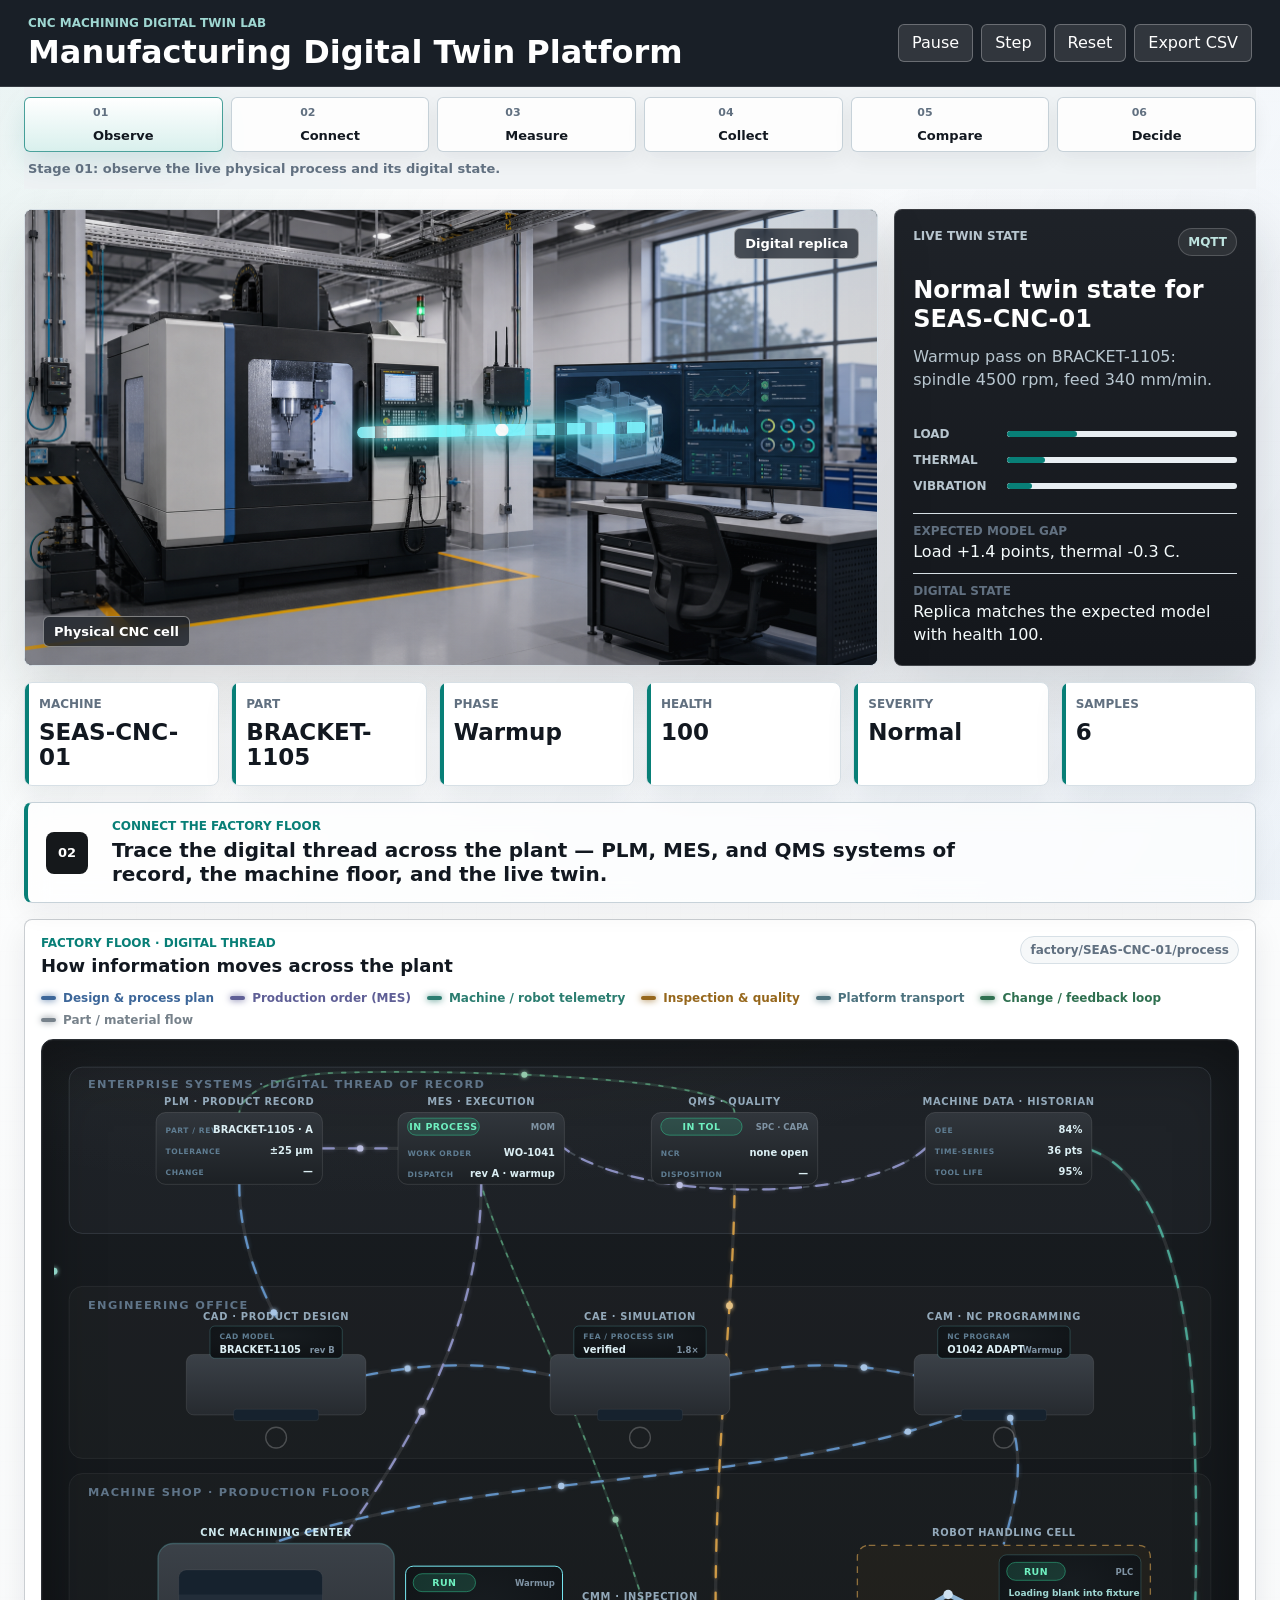
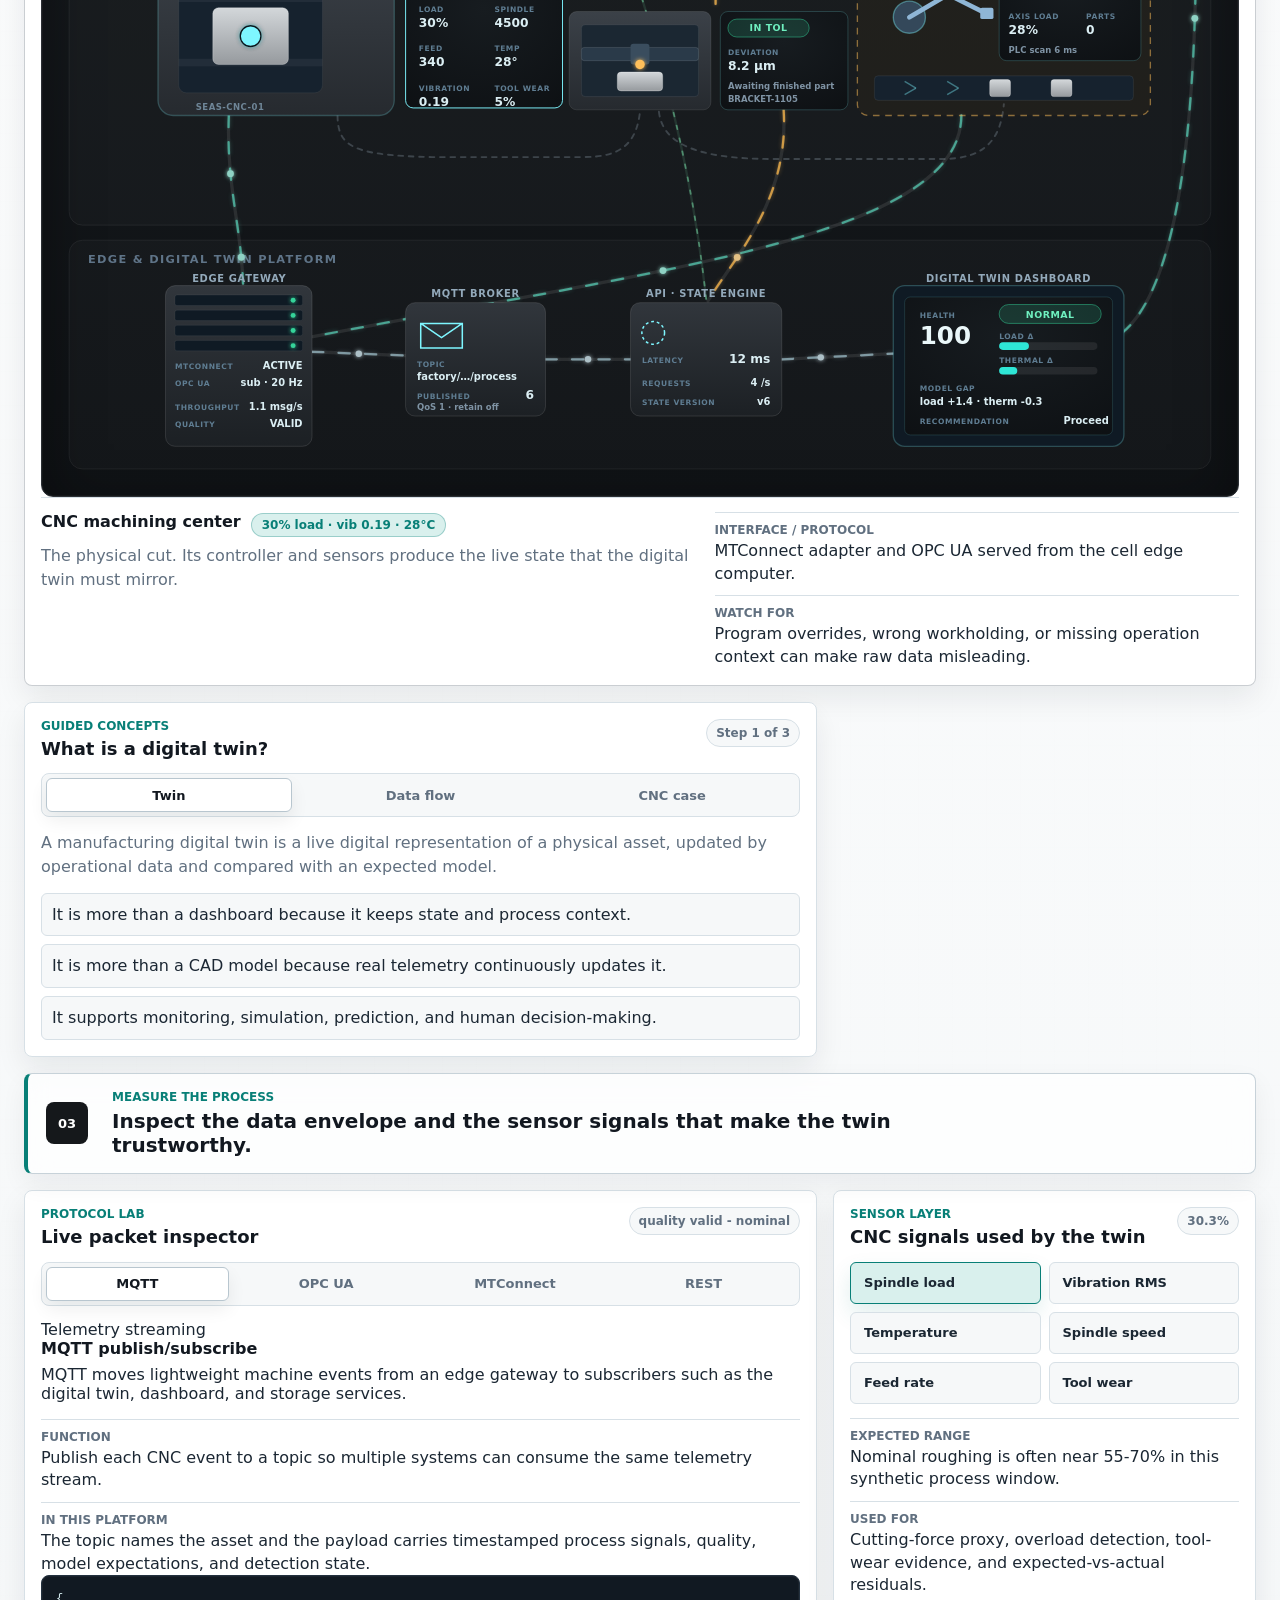
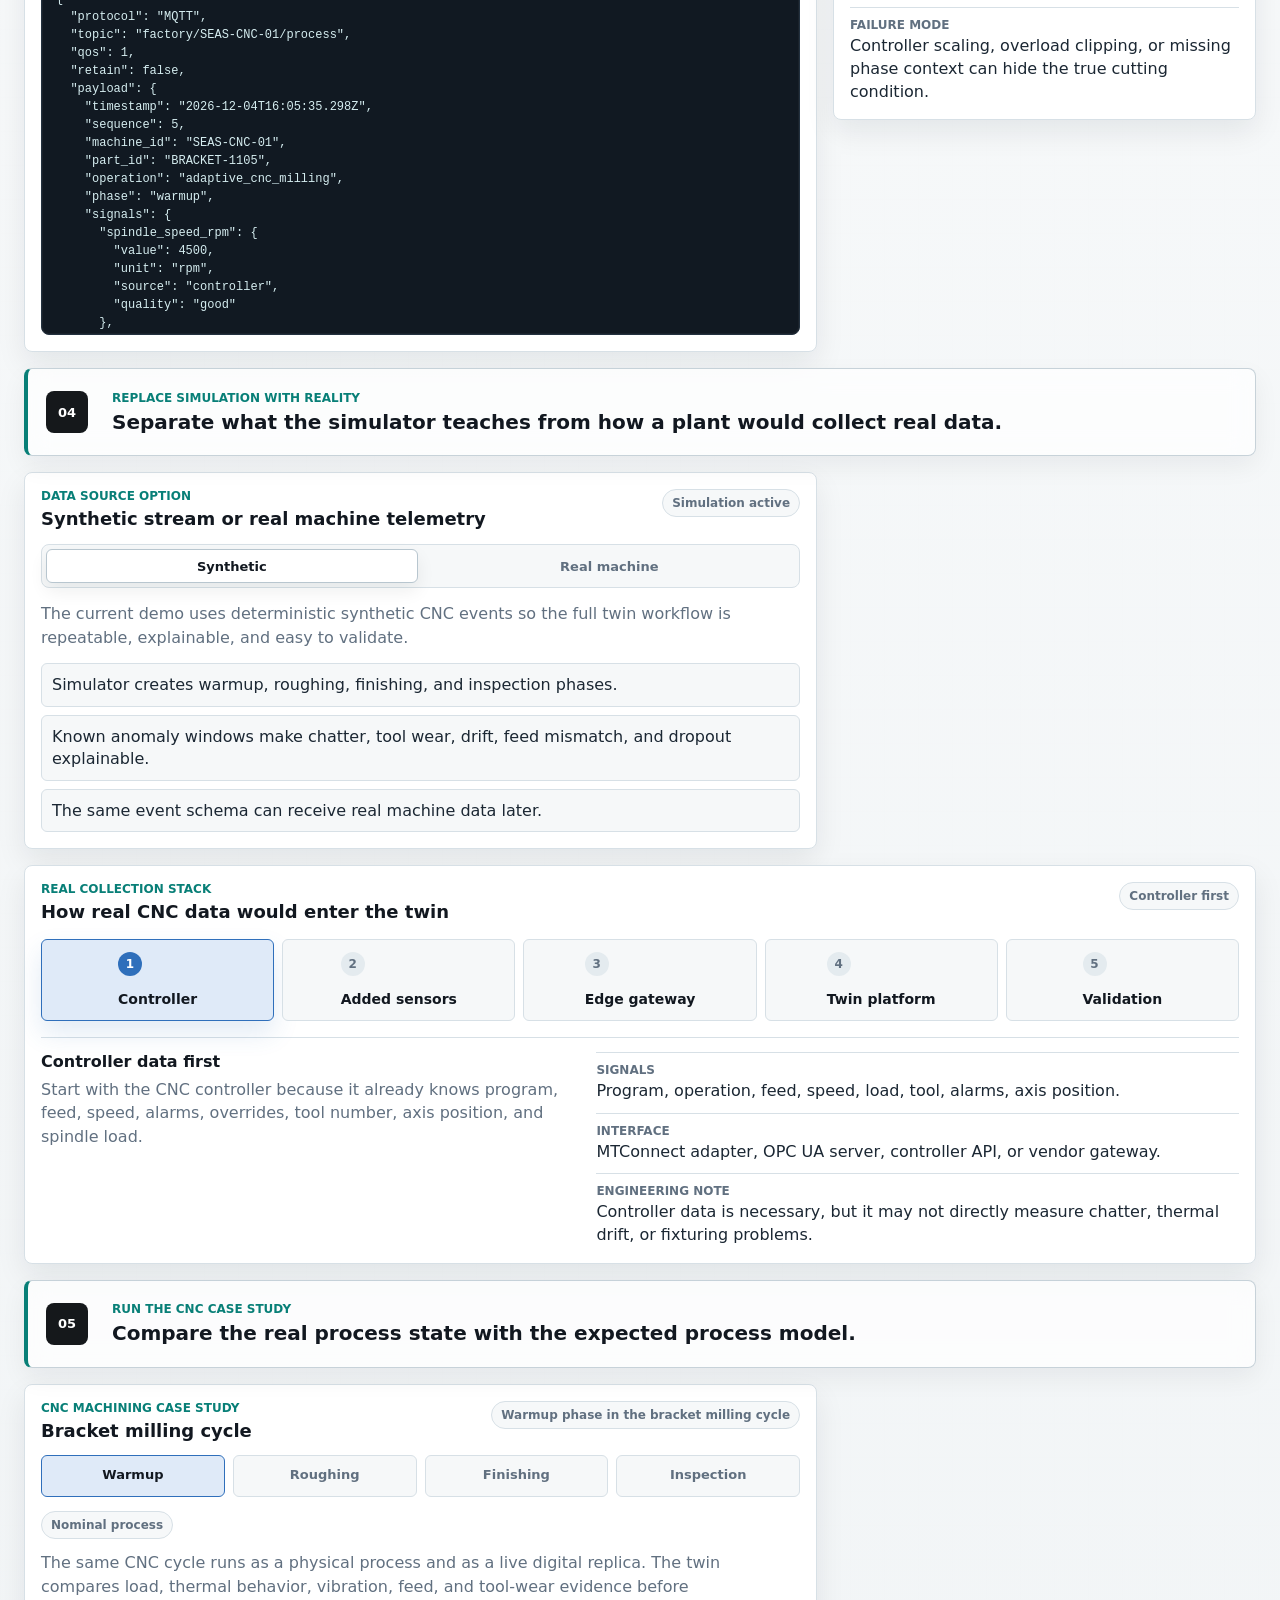
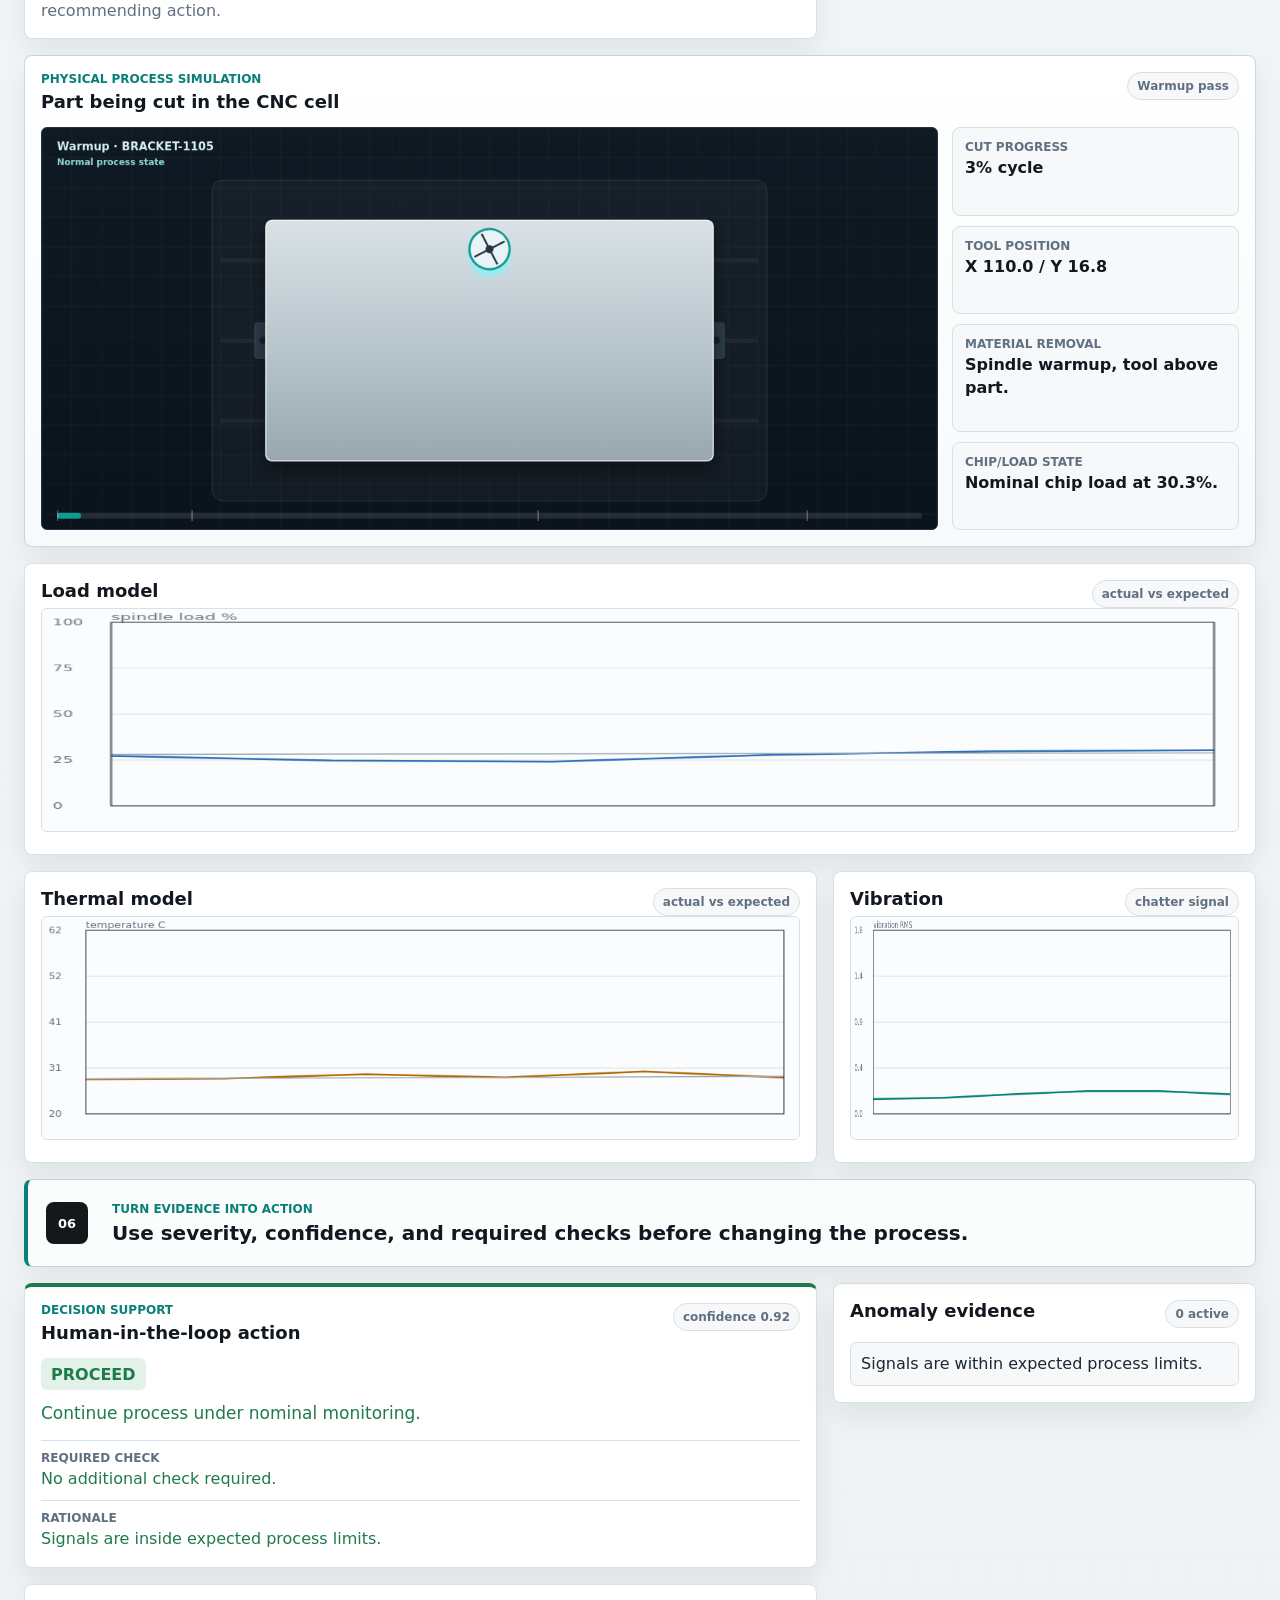
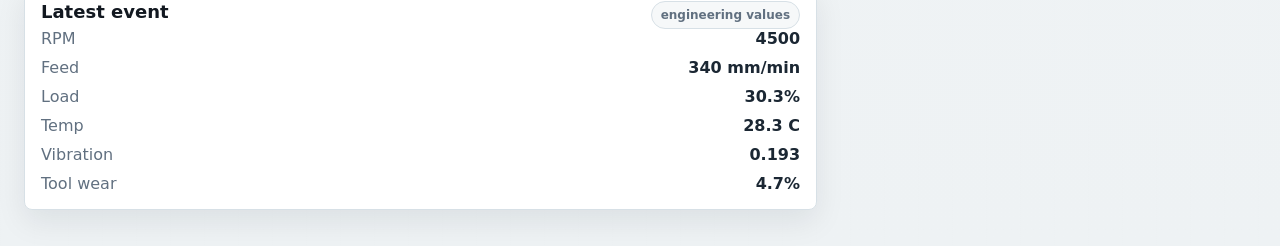
<file: index.html>
<!doctype html>
<html lang="en">
  <head>
    <meta charset="utf-8">
    <meta name="viewport" content="width=device-width, initial-scale=1">
    <title>Manufacturing Digital Twin Platform v2</title>
    <link rel="stylesheet" href="static/styles.css">
  </head>
  <body>
    <header class="topbar">
      <div class="brand">
        <p class="eyebrow">CNC machining digital twin lab</p>
        <h1>Manufacturing Digital Twin Platform</h1>
      </div>
      <div class="controls" aria-label="Simulation controls">
        <button id="toggleButton" type="button">Pause</button>
        <button id="stepButton" type="button">Step</button>
        <button id="resetButton" type="button">Reset</button>
        <button id="exportButton" type="button" class="button-link">Export CSV</button>
      </div>
    </header>

    <nav class="learning-path" aria-label="Digital twin learning path">
      <button class="active" type="button" data-scroll-target="overview">
        <span>01</span>
        <strong>Observe</strong>
      </button>
      <button type="button" data-scroll-target="data-path">
        <span>02</span>
        <strong>Connect</strong>
      </button>
      <button type="button" data-scroll-target="signals">
        <span>03</span>
        <strong>Measure</strong>
      </button>
      <button type="button" data-scroll-target="real-data">
        <span>04</span>
        <strong>Collect</strong>
      </button>
      <button type="button" data-scroll-target="case-study">
        <span>05</span>
        <strong>Compare</strong>
      </button>
      <button type="button" data-scroll-target="decisions">
        <span>06</span>
        <strong>Decide</strong>
      </button>
      <p id="pathCaption" class="path-caption">Stage 01: observe the live physical process and its digital state.</p>
    </nav>

    <main class="layout">
      <section id="overview" class="hero-platform section-anchor" data-section="overview" aria-label="Physical CNC process and digital replica">
        <div class="hero-media">
          <img
            src="assets/cnc-digital-twin-cell.png"
            alt="CNC machining cell with a digital twin workstation"
          >
          <div class="asset-badge physical">Physical CNC cell</div>
          <div class="asset-badge digital">Digital replica</div>
          <div class="signal-trace" aria-hidden="true"></div>
        </div>

        <aside class="twin-summary" aria-label="Live digital twin summary">
          <div class="summary-heading">
            <p class="eyebrow">Live twin state</p>
            <span id="activeProtocol">MQTT</span>
          </div>
          <h2 id="twinState">Waiting for machine telemetry</h2>
          <p id="physicalState">Physical process stream has not started.</p>
          <div class="replica-meters" aria-label="Current signal levels">
            <div>
              <span>Load</span>
              <meter id="machineLoadBar" min="0" max="100" value="0"></meter>
            </div>
            <div>
              <span>Thermal</span>
              <meter id="machineTempBar" min="20" max="70" value="20"></meter>
            </div>
            <div>
              <span>Vibration</span>
              <meter id="machineVibrationBar" min="0" max="1.8" value="0"></meter>
            </div>
          </div>
          <dl class="mini-list">
            <div>
              <dt>Expected model gap</dt>
              <dd id="modelGap">No sample yet.</dd>
            </div>
            <div>
              <dt>Digital state</dt>
              <dd id="digitalState">Twin state will update every telemetry packet.</dd>
            </div>
          </dl>
        </aside>
      </section>

      <section class="status-grid" aria-label="Current process status">
        <article class="metric">
          <span>Machine</span>
          <strong id="machineId">SEAS-CNC-01</strong>
        </article>
        <article class="metric">
          <span>Part</span>
          <strong id="partId">Waiting</strong>
        </article>
        <article class="metric">
          <span>Phase</span>
          <strong id="phase">Not started</strong>
        </article>
        <article class="metric">
          <span>Health</span>
          <strong id="healthScore">100</strong>
        </article>
        <article class="metric">
          <span>Severity</span>
          <strong id="severity">Normal</strong>
        </article>
        <article class="metric">
          <span>Samples</span>
          <strong id="samples">0</strong>
        </article>
      </section>

      <section class="platform-grid">
        <div id="data-path" class="section-intro wide section-anchor" data-section="data-path">
          <span>02</span>
          <div>
            <p class="eyebrow">Connect the factory floor</p>
            <h2>Trace the digital thread across the plant — PLM, MES, and QMS systems of record, the machine floor, and the live twin.</h2>
          </div>
        </div>

        <section class="panel map-panel wide" aria-labelledby="flowTitle">
          <div class="panel-heading">
            <div>
              <p class="eyebrow">Factory floor · digital thread</p>
              <h2 id="flowTitle">How information moves across the plant</h2>
            </div>
            <span id="topic">factory/SEAS-CNC-01/process</span>
          </div>

          <div class="thread-legend" aria-label="Digital thread legend">
            <span class="lg lg-design">Design &amp; process plan</span>
            <span class="lg lg-order">Production order (MES)</span>
            <span class="lg lg-tele">Machine / robot telemetry</span>
            <span class="lg lg-quality">Inspection &amp; quality</span>
            <span class="lg lg-platform">Platform transport</span>
            <span class="lg lg-feedback">Change / feedback loop</span>
            <span class="lg lg-part">Part / material flow</span>
          </div>

          <div class="factory-map">
            <svg id="factoryMap" class="factory-map-svg" viewBox="0 -232 1240 1092" preserveAspectRatio="xMidYMid meet" role="img" aria-label="Top-down factory floor digital thread map">
              <defs>
                <linearGradient id="gMetal" x1="0" y1="0" x2="0" y2="1">
                  <stop offset="0" stop-color="#3b4148"/>
                  <stop offset="1" stop-color="#262a2f"/>
                </linearGradient>
                <linearGradient id="gRack" x1="0" y1="0" x2="0" y2="1">
                  <stop offset="0" stop-color="#31363c"/>
                  <stop offset="1" stop-color="#1c2024"/>
                </linearGradient>
                <linearGradient id="gPart" x1="0" y1="0" x2="0" y2="1">
                  <stop offset="0" stop-color="#d3d7da"/>
                  <stop offset="1" stop-color="#969a9e"/>
                </linearGradient>
                <radialGradient id="gScreen" cx="0.5" cy="0.3" r="0.9">
                  <stop offset="0" stop-color="#171c20"/>
                  <stop offset="1" stop-color="#0d1013"/>
                </radialGradient>
                <filter id="fGlow" x="-60%" y="-60%" width="220%" height="220%">
                  <feGaussianBlur stdDeviation="2.4" result="b"/>
                  <feMerge><feMergeNode in="b"/><feMergeNode in="SourceGraphic"/></feMerge>
                </filter>
              </defs>

              <!-- ================= FLOOR BANDS ================= -->
              <g class="fm-bands" aria-hidden="true">
                <rect class="fm-band fm-band-erp" x="16" y="-216" width="1208" height="176" rx="14"/>
                <rect class="fm-band" x="16" y="16" width="1208" height="182" rx="14"/>
                <rect class="fm-band" x="16" y="214" width="1208" height="372" rx="14"/>
                <rect class="fm-band" x="16" y="602" width="1208" height="242" rx="14"/>
                <text class="fm-band-label" x="36" y="-194">ENTERPRISE SYSTEMS · DIGITAL THREAD OF RECORD</text>
                <text class="fm-band-label" x="36" y="40">ENGINEERING OFFICE</text>
                <text class="fm-band-label" x="36" y="238">MACHINE SHOP · PRODUCTION FLOOR</text>
                <text class="fm-band-label" x="36" y="626">EDGE &amp; DIGITAL TWIN PLATFORM</text>
              </g>

              <!-- ================= DATA THREADS (drawn under equipment) ================= -->
              <g class="fm-threads" aria-hidden="true">
                <!-- tracks -->
                <path class="thread-track" d="M330,110 C400,96 460,96 525,110"/>
                <path class="thread-track" d="M715,110 C790,96 840,96 910,110"/>
                <path class="thread-track" d="M965,150 C740,232 470,208 236,286"/>
                <path class="thread-track" d="M1010,150 C1030,206 1015,250 1005,288"/>
                <path class="thread-track" d="M185,470 C182,545 198,585 200,648"/>
                <path class="thread-track" d="M960,470 C960,600 630,634 274,704"/>
                <path class="thread-track" d="M772,464 C778,560 720,620 692,666"/>
                <path class="thread-track" d="M273,720 L372,724"/>
                <path class="thread-track" d="M520,728 L610,728"/>
                <path class="thread-track" d="M770,728 L888,722"/>
                <path class="thread-track thread-track-dash" d="M300,470 C300,505 320,512 400,514 L560,514 C600,514 616,500 620,466"/>
                <path class="thread-track thread-track-dash" d="M640,466 C644,500 680,516 760,516 L940,516 C990,516 1002,490 1005,458"/>
                <!-- enterprise digital-thread tracks -->
                <path class="thread-track" d="M196,-92 C196,-40 214,10 235,48"/>
                <path class="thread-track" d="M284,-130 C316,-130 332,-130 364,-130"/>
                <path class="thread-track" d="M452,-92 C452,60 372,190 306,282"/>
                <path class="thread-track" d="M700,352 C700,180 720,20 720,-92"/>
                <path class="thread-track thread-track-feedback" d="M690,664 C650,300 486,30 452,-92"/>
                <path class="thread-track thread-track-feedback" d="M720,-168 C720,-206 420,-214 300,-210 C240,-208 200,-192 196,-168"/>
                <path class="thread-track" d="M1130,700 C1205,640 1214,380 1206,150 C1200,20 1170,-100 1098,-128"/>
                <path class="thread-track thread-track-dash" d="M922,-130 C860,-72 620,-72 540,-130"/>

                <!-- animated flows -->
                <path id="pCadCae" class="thread t-design" d="M330,110 C400,96 460,96 525,110"/>
                <path id="pCaeCam" class="thread t-design" d="M715,110 C790,96 840,96 910,110"/>
                <path id="pCamCnc" class="thread t-design" d="M965,150 C740,232 470,208 236,286"/>
                <path id="pCamRobot" class="thread t-design" d="M1010,150 C1030,206 1015,250 1005,288"/>
                <path id="pCncEdge" class="thread t-tele" d="M185,470 C182,545 198,585 200,648"/>
                <path id="pRobotEdge" class="thread t-tele" d="M960,470 C960,600 630,634 274,704"/>
                <path id="pCmmApi" class="thread t-quality" d="M772,464 C778,560 720,620 692,666"/>
                <path id="pEdgeMqtt" class="thread t-platform" d="M273,720 L372,724"/>
                <path id="pMqttApi" class="thread t-platform" d="M520,728 L610,728"/>
                <path id="pApiTwin" class="thread t-platform" d="M770,728 L888,722"/>
                <!-- enterprise digital-thread flows -->
                <path id="pPlmCad" class="thread t-design" d="M196,-92 C196,-40 214,10 235,48"/>
                <path id="pPlmMes" class="thread t-order" d="M284,-130 C316,-130 332,-130 364,-130"/>
                <path id="pMesCnc" class="thread t-order" d="M452,-92 C452,60 372,190 306,282"/>
                <path id="pCmmQms" class="thread t-quality" d="M700,352 C700,180 720,20 720,-92"/>
                <path id="pApiMes" class="thread t-feedback" d="M690,664 C650,300 486,30 452,-92"/>
                <path id="pQmsPlm" class="thread t-feedback" d="M720,-168 C720,-206 420,-214 300,-210 C240,-208 200,-192 196,-168"/>
                <path id="pTwinHub" class="thread t-tele" d="M1130,700 C1205,640 1214,380 1206,150 C1200,20 1170,-100 1098,-128"/>
                <path id="pHubMes" class="thread t-order" d="M922,-130 C860,-72 620,-72 540,-130"/>
              </g>

              <!-- ================= ENTERPRISE SYSTEMS OF RECORD ================= -->
              <g class="zone" id="nodePlm" data-node="plm" tabindex="0" role="button" aria-label="PLM product lifecycle management record">
                <text class="fm-title" x="196" y="-176" text-anchor="middle">PLM · PRODUCT RECORD</text>
                <rect class="fm-server" x="108" y="-168" width="176" height="76" rx="10"/>
                <text class="hmi-label" x="118" y="-146">PART / REV</text>
                <text class="hmi-val sm" id="fmPlmPart" x="274" y="-146" text-anchor="end">BRACKET-0000 · A</text>
                <text class="hmi-label" x="118" y="-124">TOLERANCE</text>
                <text class="hmi-val sm" id="fmPlmTol" x="274" y="-124" text-anchor="end">±25 µm</text>
                <text class="hmi-label" x="118" y="-102">CHANGE</text>
                <text class="hmi-val sm" id="fmPlmEco" x="274" y="-102" text-anchor="end">—</text>
              </g>

              <g class="zone" id="nodeMes" data-node="mes" tabindex="0" role="button" aria-label="MES manufacturing execution system">
                <text class="fm-title" x="452" y="-176" text-anchor="middle">MES · EXECUTION</text>
                <rect class="fm-server" x="364" y="-168" width="176" height="76" rx="10"/>
                <rect class="status-pill" id="fmMesStatePill" x="374" y="-162" width="76" height="18" rx="9"/>
                <text class="status-pill-tx" id="fmMesState" x="412" y="-149" text-anchor="middle">IN PROC</text>
                <text class="hmi-tag" x="530" y="-149" text-anchor="end">MOM</text>
                <text class="hmi-label" x="374" y="-122">WORK ORDER</text>
                <text class="hmi-val sm" id="fmMesWo" x="530" y="-122" text-anchor="end">WO-1041</text>
                <text class="hmi-label" x="374" y="-100">DISPATCH</text>
                <text class="hmi-val sm" id="fmMesDispatch" x="530" y="-100" text-anchor="end">rev A · warmup</text>
              </g>

              <g class="zone" id="nodeQms" data-node="qms" tabindex="0" role="button" aria-label="QMS quality management system">
                <text class="fm-title" x="720" y="-176" text-anchor="middle">QMS · QUALITY</text>
                <rect class="fm-server" x="632" y="-168" width="176" height="76" rx="10"/>
                <rect class="status-pill" id="fmQmsVerdictPill" x="642" y="-162" width="86" height="18" rx="9"/>
                <text class="status-pill-tx" id="fmQmsVerdict" x="685" y="-149" text-anchor="middle">IN TOL</text>
                <text class="hmi-tag" x="798" y="-149" text-anchor="end">SPC · CAPA</text>
                <text class="hmi-label" x="642" y="-122">NCR</text>
                <text class="hmi-val sm" id="fmQmsNcr" x="798" y="-122" text-anchor="end">none open</text>
                <text class="hmi-label" x="642" y="-100">DISPOSITION</text>
                <text class="hmi-val sm" id="fmQmsDisp" x="798" y="-100" text-anchor="end">—</text>
              </g>

              <g class="zone" id="nodeHub" data-node="hub" tabindex="0" role="button" aria-label="Machine data historian and OEE rollup">
                <text class="fm-title" x="1010" y="-176" text-anchor="middle">MACHINE DATA · HISTORIAN</text>
                <rect class="fm-server" x="922" y="-168" width="176" height="76" rx="10"/>
                <text class="hmi-label" x="932" y="-146">OEE</text>
                <text class="hmi-val sm" id="fmHubOee" x="1088" y="-146" text-anchor="end">84%</text>
                <text class="hmi-label" x="932" y="-124">TIME-SERIES</text>
                <text class="hmi-val sm" id="fmHubArchive" x="1088" y="-124" text-anchor="end">0 pts</text>
                <text class="hmi-label" x="932" y="-102">TOOL LIFE</text>
                <text class="hmi-val sm" id="fmHubTool" x="1088" y="-102" text-anchor="end">96%</text>
              </g>

              <!-- ================= ENGINEERING OFFICE ================= -->
              <g class="zone" data-node="cad" tabindex="0" role="button" aria-label="CAD product design workstation">
                <text class="fm-title" x="235" y="52" text-anchor="middle">CAD · PRODUCT DESIGN</text>
                <rect class="fm-equip" x="140" y="88" width="190" height="64" rx="8"/>
                <rect class="fm-equip-dark" x="190" y="146" width="90" height="12" rx="3"/>
                <circle class="fm-outline" cx="235" cy="176" r="11"/>
                <rect class="hmi" x="165" y="58" width="140" height="34" rx="5"/>
                <text class="hmi-label" x="175" y="72">CAD MODEL</text>
                <text class="hmi-val sm" id="fmCadPart" x="175" y="86">BRACKET-0000</text>
                <text class="hmi-tag" x="297" y="86" text-anchor="end">rev B</text>
              </g>
              <g class="zone" data-node="cae" tabindex="0" role="button" aria-label="CAE simulation workstation">
                <text class="fm-title" x="620" y="52" text-anchor="middle">CAE · SIMULATION</text>
                <rect class="fm-equip" x="525" y="88" width="190" height="64" rx="8"/>
                <rect class="fm-equip-dark" x="575" y="146" width="90" height="12" rx="3"/>
                <circle class="fm-outline" cx="620" cy="176" r="11"/>
                <rect class="hmi" x="550" y="58" width="140" height="34" rx="5"/>
                <text class="hmi-label" x="560" y="72">FEA / PROCESS SIM</text>
                <text class="hmi-val sm" id="fmCaeMargin" x="560" y="86">verified</text>
                <text class="hmi-tag" x="682" y="86" text-anchor="end">1.8×</text>
              </g>
              <g class="zone" data-node="cam" tabindex="0" role="button" aria-label="CAM and NC programming workstation">
                <text class="fm-title" x="1005" y="52" text-anchor="middle">CAM · NC PROGRAMMING</text>
                <rect class="fm-equip" x="910" y="88" width="190" height="64" rx="8"/>
                <rect class="fm-equip-dark" x="960" y="146" width="90" height="12" rx="3"/>
                <circle class="fm-outline" cx="1005" cy="176" r="11"/>
                <rect class="hmi" x="935" y="58" width="140" height="34" rx="5"/>
                <text class="hmi-label" x="945" y="72">NC PROGRAM</text>
                <text class="hmi-val sm" id="fmCamProg" x="945" y="86">O1042 ADAPT</text>
                <text class="hmi-tag" id="fmCamPhase" x="1067" y="86" text-anchor="end">warmup</text>
              </g>

              <!-- ================= CNC MACHINING CENTER ================= -->
              <g class="zone" id="cellCnc" data-node="cnc" tabindex="0" role="button" aria-label="CNC machining center and HMI">
                <text class="fm-title" x="235" y="280" text-anchor="middle">CNC MACHINING CENTER</text>
                <rect class="fm-enclosure" x="110" y="288" width="250" height="182" rx="16"/>
                <rect class="fm-equip-dark" x="132" y="316" width="152" height="130" rx="8"/>
                <rect class="fm-rail" x="132" y="342" width="152" height="8"/>
                <rect class="fm-rail" x="132" y="410" width="152" height="8"/>
                <rect class="fm-part" x="168" y="356" width="80" height="60" rx="6"/>
                <circle id="cncSpindle" class="fm-spindle" cx="208" cy="386" r="11"/>
                <text class="fm-mini" x="150" y="464">SEAS-CNC-01</text>
                <!-- HMI -->
                <rect class="hmi hmi-lg" x="372" y="312" width="166" height="150" rx="8"/>
                <rect class="status-pill" id="fmCncStatusPill" x="380" y="320" width="66" height="19" rx="9.5"/>
                <text class="status-pill-tx" id="fmCncStatus" x="413" y="333" text-anchor="middle">RUN</text>
                <text class="hmi-tag" id="fmCncPhase" x="530" y="333" text-anchor="end">warmup</text>
                <text class="hmi-label" x="386" y="360">LOAD</text>
                <text class="hmi-val" id="fmCncLoad" x="386" y="376">0%</text>
                <text class="hmi-label" x="466" y="360">SPINDLE</text>
                <text class="hmi-val" id="fmCncRpm" x="466" y="376">0 rpm</text>
                <text class="hmi-label" x="386" y="402">FEED</text>
                <text class="hmi-val" id="fmCncFeed" x="386" y="418">0</text>
                <text class="hmi-label" x="466" y="402">TEMP</text>
                <text class="hmi-val" id="fmCncTemp" x="466" y="418">0°</text>
                <text class="hmi-label" x="386" y="444">VIBRATION</text>
                <text class="hmi-val" id="fmCncVib" x="386" y="460">0.00</text>
                <text class="hmi-label" x="466" y="444">TOOL WEAR</text>
                <text class="hmi-val" id="fmCncWear" x="466" y="460">0%</text>
              </g>

              <!-- ================= CMM INSPECTION ================= -->
              <g class="zone" id="cellCmm" data-node="cmm" tabindex="0" role="button" aria-label="CMM inspection station and quality readout">
                <text class="fm-title" x="620" y="348" text-anchor="middle">CMM · INSPECTION</text>
                <rect class="fm-equip" x="545" y="360" width="150" height="104" rx="8"/>
                <rect class="fm-granite" x="558" y="374" width="124" height="76" rx="4"/>
                <rect class="fm-bridge" x="558" y="398" width="124" height="14" rx="3"/>
                <rect class="fm-carriage" x="610" y="394" width="20" height="22" rx="3"/>
                <circle class="fm-probe" cx="620" cy="416" r="5"/>
                <rect class="fm-part" x="596" y="424" width="48" height="20" rx="4"/>
                <!-- quality HMI -->
                <rect class="hmi" x="705" y="360" width="135" height="104" rx="8"/>
                <rect class="status-pill" id="fmCmmVerdictPill" x="713" y="368" width="86" height="19" rx="9.5"/>
                <text class="status-pill-tx" id="fmCmmVerdict" x="756" y="381" text-anchor="middle">IN TOL</text>
                <text class="hmi-label" x="713" y="406">DEVIATION</text>
                <text class="hmi-val" id="fmCmmDev" x="713" y="422">— µm</text>
                <text class="hmi-tag" id="fmCmmState" x="713" y="442">awaiting part</text>
                <text class="hmi-tag" id="fmCmmPart" x="713" y="456">—</text>
              </g>

              <!-- ================= ROBOT HANDLING CELL ================= -->
              <g class="zone" id="cellRobot" data-node="robot" tabindex="0" role="button" aria-label="Robot handling cell and PLC controller">
                <text class="fm-title" x="1005" y="280" text-anchor="middle">ROBOT HANDLING CELL</text>
                <rect class="fm-fence" x="850" y="290" width="310" height="180" rx="12"/>
                <rect class="fm-conveyor" x="868" y="428" width="274" height="26" rx="4"/>
                <line class="fm-chev" x1="900" y1="434" x2="912" y2="441"/><line class="fm-chev" x1="912" y1="441" x2="900" y2="448"/>
                <line class="fm-chev" x1="945" y1="434" x2="957" y2="441"/><line class="fm-chev" x1="957" y1="441" x2="945" y2="448"/>
                <rect class="fm-part" x="990" y="432" width="22" height="18" rx="3"/>
                <rect class="fm-part" x="1055" y="432" width="22" height="18" rx="3"/>
                <circle class="fm-robot-base" cx="905" cy="366" r="17"/>
                <path id="robotArm" class="fm-robot-arm" d="M905,366 L946,342 L986,362"/>
                <circle class="fm-joint" cx="946" cy="342" r="5"/>
                <rect class="fm-gripper" x="980" y="356" width="14" height="12" rx="2"/>
                <!-- PLC / controller HMI -->
                <rect class="hmi" x="1000" y="300" width="150" height="112" rx="8"/>
                <rect class="status-pill" id="fmRobotStatusPill" x="1008" y="308" width="62" height="19" rx="9.5"/>
                <text class="status-pill-tx" id="fmRobotStatus" x="1039" y="321" text-anchor="middle">RUN</text>
                <text class="hmi-tag" x="1142" y="321" text-anchor="end">PLC</text>
                <text class="hmi-mode" id="fmRobotMode" x="1010" y="344">standby · cycle in progress</text>
                <text class="hmi-label" x="1010" y="368">AXIS LOAD</text>
                <text class="hmi-val" id="fmRobotAxis" x="1010" y="384">0%</text>
                <text class="hmi-label" x="1092" y="368">PARTS</text>
                <text class="hmi-val" id="fmRobotCycles" x="1092" y="384">0</text>
                <text class="hmi-tag" id="fmPlcScan" x="1010" y="404">PLC scan 4 ms</text>
              </g>

              <!-- ================= EDGE GATEWAY ================= -->
              <g class="zone" id="nodeEdge" data-node="edge" tabindex="0" role="button" aria-label="Edge gateway with MTConnect and OPC UA adapters">
                <text class="fm-title" x="196" y="646" text-anchor="middle">EDGE GATEWAY</text>
                <rect class="fm-rack" x="118" y="650" width="155" height="170" rx="10"/>
                <g class="fm-units">
                  <rect x="128" y="660" width="135" height="11" rx="2"/><circle class="led led-on" cx="253" cy="665.5" r="2.6"/>
                  <rect x="128" y="676" width="135" height="11" rx="2"/><circle class="led led-on" cx="253" cy="681.5" r="2.6"/>
                  <rect x="128" y="692" width="135" height="11" rx="2"/><circle class="led led-on" cx="253" cy="697.5" r="2.6"/>
                  <rect x="128" y="708" width="135" height="11" rx="2"/><circle class="led" id="ledEdge" cx="253" cy="713.5" r="2.6"/>
                </g>
                <text class="hmi-label" x="128" y="738">MTCONNECT</text>
                <text class="hmi-val sm" id="fmMtcState" x="263" y="738" text-anchor="end">ACTIVE</text>
                <text class="hmi-label" x="128" y="756">OPC UA</text>
                <text class="hmi-val sm" id="fmOpcState" x="263" y="756" text-anchor="end">sub · 20 Hz</text>
                <text class="hmi-label" x="128" y="782">THROUGHPUT</text>
                <text class="hmi-val sm" id="fmEdgeThroughput" x="263" y="782" text-anchor="end">1.1 msg/s</text>
                <text class="hmi-label" x="128" y="800">QUALITY</text>
                <text class="hmi-val sm" id="fmEdgeQuality" x="263" y="800" text-anchor="end">VALID</text>
              </g>

              <!-- ================= MQTT BROKER ================= -->
              <g class="zone" id="nodeMqtt" data-node="mqtt" tabindex="0" role="button" aria-label="MQTT message broker">
                <text class="fm-title" x="446" y="662" text-anchor="middle">MQTT BROKER</text>
                <rect class="fm-server" x="372" y="668" width="148" height="120" rx="10"/>
                <path class="fm-icon" d="M388,690 h44 v26 h-44 z M388,690 l22,15 l22,-15"/>
                <text class="hmi-label" x="384" y="736">TOPIC</text>
                <text class="hmi-val sm" id="fmMqttTopic" x="384" y="750">factory/…/process</text>
                <text class="hmi-label" x="384" y="770">PUBLISHED</text>
                <text class="hmi-val" id="fmMqttMsgs" x="508" y="770" text-anchor="end">0</text>
                <text class="hmi-tag" id="fmMqttQos" x="384" y="782">QoS 1 · retain off</text>
              </g>

              <!-- ================= API / STATE ENGINE ================= -->
              <g class="zone" id="nodeApi" data-node="api" tabindex="0" role="button" aria-label="API and twin state engine">
                <text class="fm-title" x="690" y="662" text-anchor="middle">API · STATE ENGINE</text>
                <rect class="fm-server" x="610" y="668" width="160" height="120" rx="10"/>
                <circle class="fm-icon-c" cx="634" cy="700" r="12"/>
                <text class="hmi-label" x="622" y="732">LATENCY</text>
                <text class="hmi-val" id="fmApiLatency" x="758" y="732" text-anchor="end">— ms</text>
                <text class="hmi-label" x="622" y="756">REQUESTS</text>
                <text class="hmi-val sm" id="fmApiReq" x="758" y="756" text-anchor="end">0 /s</text>
                <text class="hmi-label" x="622" y="776">STATE VERSION</text>
                <text class="hmi-val sm" id="fmApiVersion" x="758" y="776" text-anchor="end">v0</text>
              </g>

              <!-- ================= DIGITAL TWIN DASHBOARD ================= -->
              <g class="zone" id="nodeTwin" data-node="twin" tabindex="0" role="button" aria-label="Digital twin dashboard">
                <text class="fm-title" x="1010" y="646" text-anchor="middle">DIGITAL TWIN DASHBOARD</text>
                <rect class="fm-console" x="888" y="650" width="244" height="170" rx="12"/>
                <rect class="fm-screen" x="900" y="662" width="220" height="146" rx="6"/>
                <text class="hmi-label" x="916" y="684">HEALTH</text>
                <text class="hmi-val-lg" id="fmTwinHealth" x="916" y="712">100</text>
                <rect class="status-pill" id="fmTwinSeverityPill" x="1000" y="670" width="108" height="20" rx="10"/>
                <text class="status-pill-tx" id="fmTwinSeverity" x="1054" y="684" text-anchor="middle">NORMAL</text>
                <text class="hmi-label" x="1000" y="706">LOAD Δ</text>
                <rect class="fm-bar-track" x="1000" y="710" width="104" height="8" rx="4"/>
                <rect class="fm-bar" id="fmTwinBarLoad" x="1000" y="710" width="40" height="8" rx="4"/>
                <text class="hmi-label" x="1000" y="732">THERMAL Δ</text>
                <rect class="fm-bar-track" x="1000" y="736" width="104" height="8" rx="4"/>
                <rect class="fm-bar" id="fmTwinBarThermal" x="1000" y="736" width="30" height="8" rx="4"/>
                <text class="hmi-label" x="916" y="762">MODEL GAP</text>
                <text class="hmi-val sm" id="fmTwinGap" x="916" y="776">no sample</text>
                <text class="hmi-label" x="916" y="796">RECOMMENDATION</text>
                <text class="hmi-val sm" id="fmTwinDecision" x="1116" y="796" text-anchor="end">proceed</text>
              </g>

              <!-- ================= MOVING PACKETS (on top) ================= -->
              <g class="fm-packets" aria-hidden="true">
                <circle class="pk pk-design" r="3.4"><animateMotion dur="2.2s" repeatCount="indefinite" rotate="auto"><mpath href="#pCadCae"/></animateMotion></circle>
                <circle class="pk pk-design" r="3.4"><animateMotion dur="2.2s" begin="1.1s" repeatCount="indefinite"><mpath href="#pCaeCam"/></animateMotion></circle>
                <circle class="pk pk-design" r="3.4"><animateMotion dur="4.6s" repeatCount="indefinite"><mpath href="#pCamCnc"/></animateMotion></circle>
                <circle class="pk pk-design" r="3.4"><animateMotion dur="4.6s" begin="2.3s" repeatCount="indefinite"><mpath href="#pCamCnc"/></animateMotion></circle>
                <circle class="pk pk-design" r="3.4"><animateMotion dur="2.6s" repeatCount="indefinite"><mpath href="#pCamRobot"/></animateMotion></circle>
                <circle class="pk pk-tele" r="3.6"><animateMotion dur="3.2s" repeatCount="indefinite"><mpath href="#pCncEdge"/></animateMotion></circle>
                <circle class="pk pk-tele" r="3.6"><animateMotion dur="3.2s" begin="1.6s" repeatCount="indefinite"><mpath href="#pCncEdge"/></animateMotion></circle>
                <circle class="pk pk-tele" r="3.6"><animateMotion dur="5.4s" repeatCount="indefinite"><mpath href="#pRobotEdge"/></animateMotion></circle>
                <circle class="pk pk-tele" r="3.6"><animateMotion dur="5.4s" begin="2.7s" repeatCount="indefinite"><mpath href="#pRobotEdge"/></animateMotion></circle>
                <circle class="pk pk-quality" r="3.6"><animateMotion dur="3.6s" repeatCount="indefinite"><mpath href="#pCmmApi"/></animateMotion></circle>
                <circle class="pk pk-platform" r="3.4"><animateMotion dur="1.8s" repeatCount="indefinite"><mpath href="#pEdgeMqtt"/></animateMotion></circle>
                <circle class="pk pk-platform" r="3.4"><animateMotion dur="1.8s" repeatCount="indefinite"><mpath href="#pMqttApi"/></animateMotion></circle>
                <circle class="pk pk-platform" r="3.4"><animateMotion dur="2.0s" repeatCount="indefinite"><mpath href="#pApiTwin"/></animateMotion></circle>
                <!-- enterprise digital-thread packets -->
                <circle class="pk pk-design" r="3.4"><animateMotion dur="2.8s" repeatCount="indefinite"><mpath href="#pPlmCad"/></animateMotion></circle>
                <circle class="pk pk-order" r="3.4"><animateMotion dur="1.8s" repeatCount="indefinite"><mpath href="#pPlmMes"/></animateMotion></circle>
                <circle class="pk pk-order" r="3.6"><animateMotion dur="4.4s" repeatCount="indefinite"><mpath href="#pMesCnc"/></animateMotion></circle>
                <circle class="pk pk-quality" r="3.6"><animateMotion dur="3.8s" repeatCount="indefinite"><mpath href="#pCmmQms"/></animateMotion></circle>
                <circle class="pk pk-feedback" r="3.2"><animateMotion dur="5.2s" repeatCount="indefinite"><mpath href="#pApiMes"/></animateMotion></circle>
                <circle class="pk pk-feedback" r="3.2"><animateMotion dur="6.4s" repeatCount="indefinite"><mpath href="#pQmsPlm"/></animateMotion></circle>
                <circle class="pk pk-tele" r="3.6"><animateMotion dur="6.8s" repeatCount="indefinite"><mpath href="#pTwinHub"/></animateMotion></circle>
                <circle class="pk pk-order" r="3.4"><animateMotion dur="4.0s" repeatCount="indefinite"><mpath href="#pHubMes"/></animateMotion></circle>
              </g>
            </svg>
          </div>

          <div class="flow-detail zone-detail" aria-live="polite">
            <div>
              <div class="zone-detail-head">
                <h3 id="nodeTitle">CNC machining center</h3>
                <span class="live-chip" id="nodeLive">waiting for telemetry</span>
              </div>
              <p id="nodeDescription">Select any station on the floor to trace its role in the digital thread.</p>
            </div>
            <dl class="mini-list">
              <div>
                <dt>Interface / protocol</dt>
                <dd id="nodeLatency">MTConnect adapter or OPC UA server on the cell edge computer.</dd>
              </div>
              <div>
                <dt>Watch for</dt>
                <dd id="nodeFailure">Controller overrides or missing context can make good data misleading.</dd>
              </div>
            </dl>
          </div>
        </section>

        <aside class="panel lesson-panel" aria-labelledby="lessonTitle">
          <div class="panel-heading">
            <div>
              <p class="eyebrow">Guided concepts</p>
              <h2 id="lessonTitle">What is a digital twin?</h2>
            </div>
            <span id="lessonStep">Step 1 of 3</span>
          </div>
          <div class="segmented" role="tablist" aria-label="Learning modules">
            <button class="active" type="button" data-lesson="twin">Twin</button>
            <button type="button" data-lesson="flow">Data flow</button>
            <button type="button" data-lesson="case">CNC case</button>
          </div>
          <p id="lessonBody" class="lesson-body">
            A useful digital twin is a live representation of a physical asset, updated by operational data and compared with an expected model.
          </p>
          <ul id="lessonPoints" class="compact-list">
            <li>Physical process and digital state stay linked.</li>
            <li>Models explain what should be happening.</li>
            <li>Humans still review high-impact decisions.</li>
          </ul>
        </aside>

        <div id="signals" class="section-intro wide section-anchor" data-section="signals">
          <span>03</span>
          <div>
            <p class="eyebrow">Measure the process</p>
            <h2>Inspect the data envelope and the sensor signals that make the twin trustworthy.</h2>
          </div>
        </div>

        <section class="panel protocol-panel" aria-labelledby="packetTitle">
          <div class="panel-heading">
            <div>
              <p class="eyebrow">Protocol lab</p>
              <h2 id="packetTitle">Live packet inspector</h2>
            </div>
            <span id="packetQuality">quality pending</span>
          </div>
          <div class="segmented protocol-selector" role="tablist" aria-label="Protocol selector">
            <button class="active" type="button" data-protocol="mqtt">MQTT</button>
            <button type="button" data-protocol="opcua">OPC UA</button>
            <button type="button" data-protocol="mtconnect">MTConnect</button>
            <button type="button" data-protocol="rest">REST</button>
          </div>
          <div class="protocol-explainer" aria-live="polite">
            <div>
              <span id="protocolRoleLabel">Telemetry streaming</span>
              <h3 id="protocolName">MQTT publish/subscribe</h3>
              <p id="protocolPurpose">MQTT moves lightweight machine events from an edge gateway to subscribers such as the digital twin, dashboard, and storage services.</p>
            </div>
            <dl class="mini-list">
              <div>
                <dt>Function</dt>
                <dd id="protocolFunction">Publish each CNC event to a topic so multiple systems can consume the same telemetry stream.</dd>
              </div>
              <div>
                <dt>In this platform</dt>
                <dd id="protocolTwinUse">The topic names the asset and the payload carries timestamped process signals, quality, model expectations, and detection state.</dd>
              </div>
            </dl>
          </div>
          <pre id="packetPayload" class="packet-view">Waiting for telemetry packet...</pre>
        </section>

        <section class="panel sensor-panel" aria-labelledby="sensorTitle">
          <div class="panel-heading">
            <div>
              <p class="eyebrow">Sensor layer</p>
              <h2 id="sensorTitle">CNC signals used by the twin</h2>
            </div>
            <span id="sensorValue">No value</span>
          </div>
          <div id="sensorButtons" class="sensor-grid" aria-label="Sensor selector"></div>
          <dl class="mini-list sensor-detail">
            <div>
              <dt>Expected range</dt>
              <dd id="sensorRange">Select a signal.</dd>
            </div>
            <div>
              <dt>Used for</dt>
              <dd id="sensorUse">Signal explanation appears here.</dd>
            </div>
            <div>
              <dt>Failure mode</dt>
              <dd id="sensorFailure">Missing or stale data reduces twin trust.</dd>
            </div>
          </dl>
        </section>

        <div id="real-data" class="section-intro wide section-anchor" data-section="real-data">
          <span>04</span>
          <div>
            <p class="eyebrow">Replace simulation with reality</p>
            <h2>Separate what the simulator teaches from how a plant would collect real data.</h2>
          </div>
        </div>

        <section class="panel acquisition-panel" aria-labelledby="sourceTitle">
          <div class="panel-heading">
            <div>
              <p class="eyebrow">Data source option</p>
              <h2 id="sourceTitle">Synthetic stream or real machine telemetry</h2>
            </div>
            <span id="sourceBadge">Simulation active</span>
          </div>
          <div class="segmented source-selector" role="tablist" aria-label="Data source selector">
            <button class="active" type="button" data-source="synthetic">Synthetic</button>
            <button type="button" data-source="real">Real machine</button>
          </div>
          <p id="sourceBody" class="lesson-body">
            The current demo uses deterministic synthetic CNC events so the full twin workflow is repeatable, explainable, and easy to validate.
          </p>
          <ul id="sourcePoints" class="compact-list">
            <li>Simulator creates warmup, roughing, finishing, and inspection phases.</li>
            <li>Known anomaly windows make chatter, tool wear, drift, feed mismatch, and dropout explainable.</li>
            <li>The same event schema can receive real machine data later.</li>
          </ul>
        </section>

        <section class="panel collection-panel wide" aria-labelledby="collectionTitle">
          <div class="panel-heading">
            <div>
              <p class="eyebrow">Real collection stack</p>
              <h2 id="collectionTitle">How real CNC data would enter the twin</h2>
            </div>
            <span id="collectionStage">Controller first</span>
          </div>
          <div class="collection-flow" aria-label="Real machine data collection path">
            <button class="collection-node active" type="button" data-collection="controller">
              <span>1</span>
              <strong>Controller</strong>
            </button>
            <button class="collection-node" type="button" data-collection="sensors">
              <span>2</span>
              <strong>Added sensors</strong>
            </button>
            <button class="collection-node" type="button" data-collection="edge">
              <span>3</span>
              <strong>Edge gateway</strong>
            </button>
            <button class="collection-node" type="button" data-collection="platform">
              <span>4</span>
              <strong>Twin platform</strong>
            </button>
            <button class="collection-node" type="button" data-collection="validation">
              <span>5</span>
              <strong>Validation</strong>
            </button>
          </div>
          <div class="collection-detail">
            <div>
              <h3 id="collectionTitleDetail">Controller data first</h3>
              <p id="collectionBody">
                Start with the CNC controller because it already knows program, feed, speed, alarms, overrides, tool number, axis position, and spindle load.
              </p>
            </div>
            <dl class="mini-list">
              <div>
                <dt>Signals</dt>
                <dd id="collectionSignals">Program, operation, feed, speed, load, tool, alarms, axis position.</dd>
              </div>
              <div>
                <dt>Interface</dt>
                <dd id="collectionInterface">MTConnect adapter, OPC UA server, controller API, or vendor gateway.</dd>
              </div>
              <div>
                <dt>Engineering note</dt>
                <dd id="collectionNote">Controller data is necessary, but it may not directly measure chatter, thermal drift, or fixturing problems.</dd>
              </div>
            </dl>
          </div>
        </section>

        <div id="case-study" class="section-intro wide section-anchor" data-section="case-study">
          <span>05</span>
          <div>
            <p class="eyebrow">Run the CNC case study</p>
            <h2>Compare the real process state with the expected process model.</h2>
          </div>
        </div>

        <section class="panel case-panel" aria-labelledby="caseTitle">
          <div class="panel-heading">
            <div>
              <p class="eyebrow">CNC machining case study</p>
              <h2 id="caseTitle">Bracket milling cycle</h2>
            </div>
            <span id="cyclePosition">Warmup -> Roughing -> Finishing -> Inspection</span>
          </div>
          <div id="phaseTimeline" class="phase-timeline" aria-label="Machining cycle phases">
            <span data-phase="warmup">Warmup</span>
            <span data-phase="roughing">Roughing</span>
            <span data-phase="finishing">Finishing</span>
            <span data-phase="inspection">Inspection</span>
          </div>
          <div id="anomalyTags" class="tag-row" aria-label="Active anomaly tags">
            <span>Nominal process</span>
          </div>
          <p class="case-copy">
            The same CNC cycle runs as a physical process and as a live digital replica. The twin compares load, thermal behavior, vibration, feed, and tool-wear evidence before recommending action.
          </p>
        </section>

        <section class="panel machining-panel wide" aria-labelledby="machiningTitle">
          <div class="panel-heading">
            <div>
              <p class="eyebrow">Physical process simulation</p>
              <h2 id="machiningTitle">Part being cut in the CNC cell</h2>
            </div>
            <span id="cutPhaseLabel">Waiting for cycle</span>
          </div>
          <div class="machining-layout">
            <canvas
              id="machiningCanvas"
              class="machining-canvas"
              width="1200"
              height="540"
              aria-label="Animated top-down CNC machining simulation"
            ></canvas>
            <dl class="machining-readout">
              <div>
                <dt>Cut progress</dt>
                <dd id="cutProgress">0%</dd>
              </div>
              <div>
                <dt>Tool position</dt>
                <dd id="toolPosition">X 0.0 / Y 0.0</dd>
              </div>
              <div>
                <dt>Material removal</dt>
                <dd id="materialRemoval">No active cut.</dd>
              </div>
              <div>
                <dt>Chip/load state</dt>
                <dd id="chipLoadState">Waiting for telemetry.</dd>
              </div>
            </dl>
          </div>
        </section>

        <section class="panel chart-panel wide">
          <div class="panel-heading">
            <h2>Load model</h2>
            <span>actual vs expected</span>
          </div>
          <canvas id="loadChart" width="900" height="300"></canvas>
        </section>

        <section class="panel chart-panel">
          <div class="panel-heading">
            <h2>Thermal model</h2>
            <span>actual vs expected</span>
          </div>
          <canvas id="temperatureChart" width="900" height="300"></canvas>
        </section>

        <section class="panel chart-panel">
          <div class="panel-heading">
            <h2>Vibration</h2>
            <span>chatter signal</span>
          </div>
          <canvas id="vibrationChart" width="900" height="300"></canvas>
        </section>

        <div id="decisions" class="section-intro wide section-anchor" data-section="decisions">
          <span>06</span>
          <div>
            <p class="eyebrow">Turn evidence into action</p>
            <h2>Use severity, confidence, and required checks before changing the process.</h2>
          </div>
        </div>

        <section class="panel recommendation-panel" aria-labelledby="decisionTitle">
          <div class="panel-heading">
            <div>
              <p class="eyebrow">Decision support</p>
              <h2 id="decisionTitle">Human-in-the-loop action</h2>
            </div>
            <span id="confidence">confidence 0.00</span>
          </div>
          <div class="decision" id="decision">Proceed</div>
          <p class="action" id="action">Continue process under nominal monitoring.</p>
          <dl class="detail-list">
            <div>
              <dt>Required check</dt>
              <dd id="requiredCheck">No additional check required.</dd>
            </div>
            <div>
              <dt>Rationale</dt>
              <dd id="rationale">Signals are inside expected process limits.</dd>
            </div>
          </dl>
        </section>

        <section class="panel evidence-panel">
          <div class="panel-heading">
            <h2>Anomaly evidence</h2>
            <span id="anomalyCount">0 active</span>
          </div>
          <ul id="evidenceList" class="evidence-list">
            <li>Waiting for process data.</li>
          </ul>
        </section>

        <section class="panel event-panel">
          <div class="panel-heading">
            <h2>Latest event</h2>
            <span>engineering values</span>
          </div>
          <div class="event-grid">
            <span>RPM</span><strong id="rpm">0</strong>
            <span>Feed</span><strong id="feed">0 mm/min</strong>
            <span>Load</span><strong id="load">0%</strong>
            <span>Temp</span><strong id="temp">0 C</strong>
            <span>Vibration</span><strong id="vibration">0.00</strong>
            <span>Tool wear</span><strong id="wear">0%</strong>
          </div>
        </section>
      </section>
    </main>

    <script src="static/twin-engine.js"></script>
    <script src="static/dashboard.js"></script>
  </body>
</html>
</file>
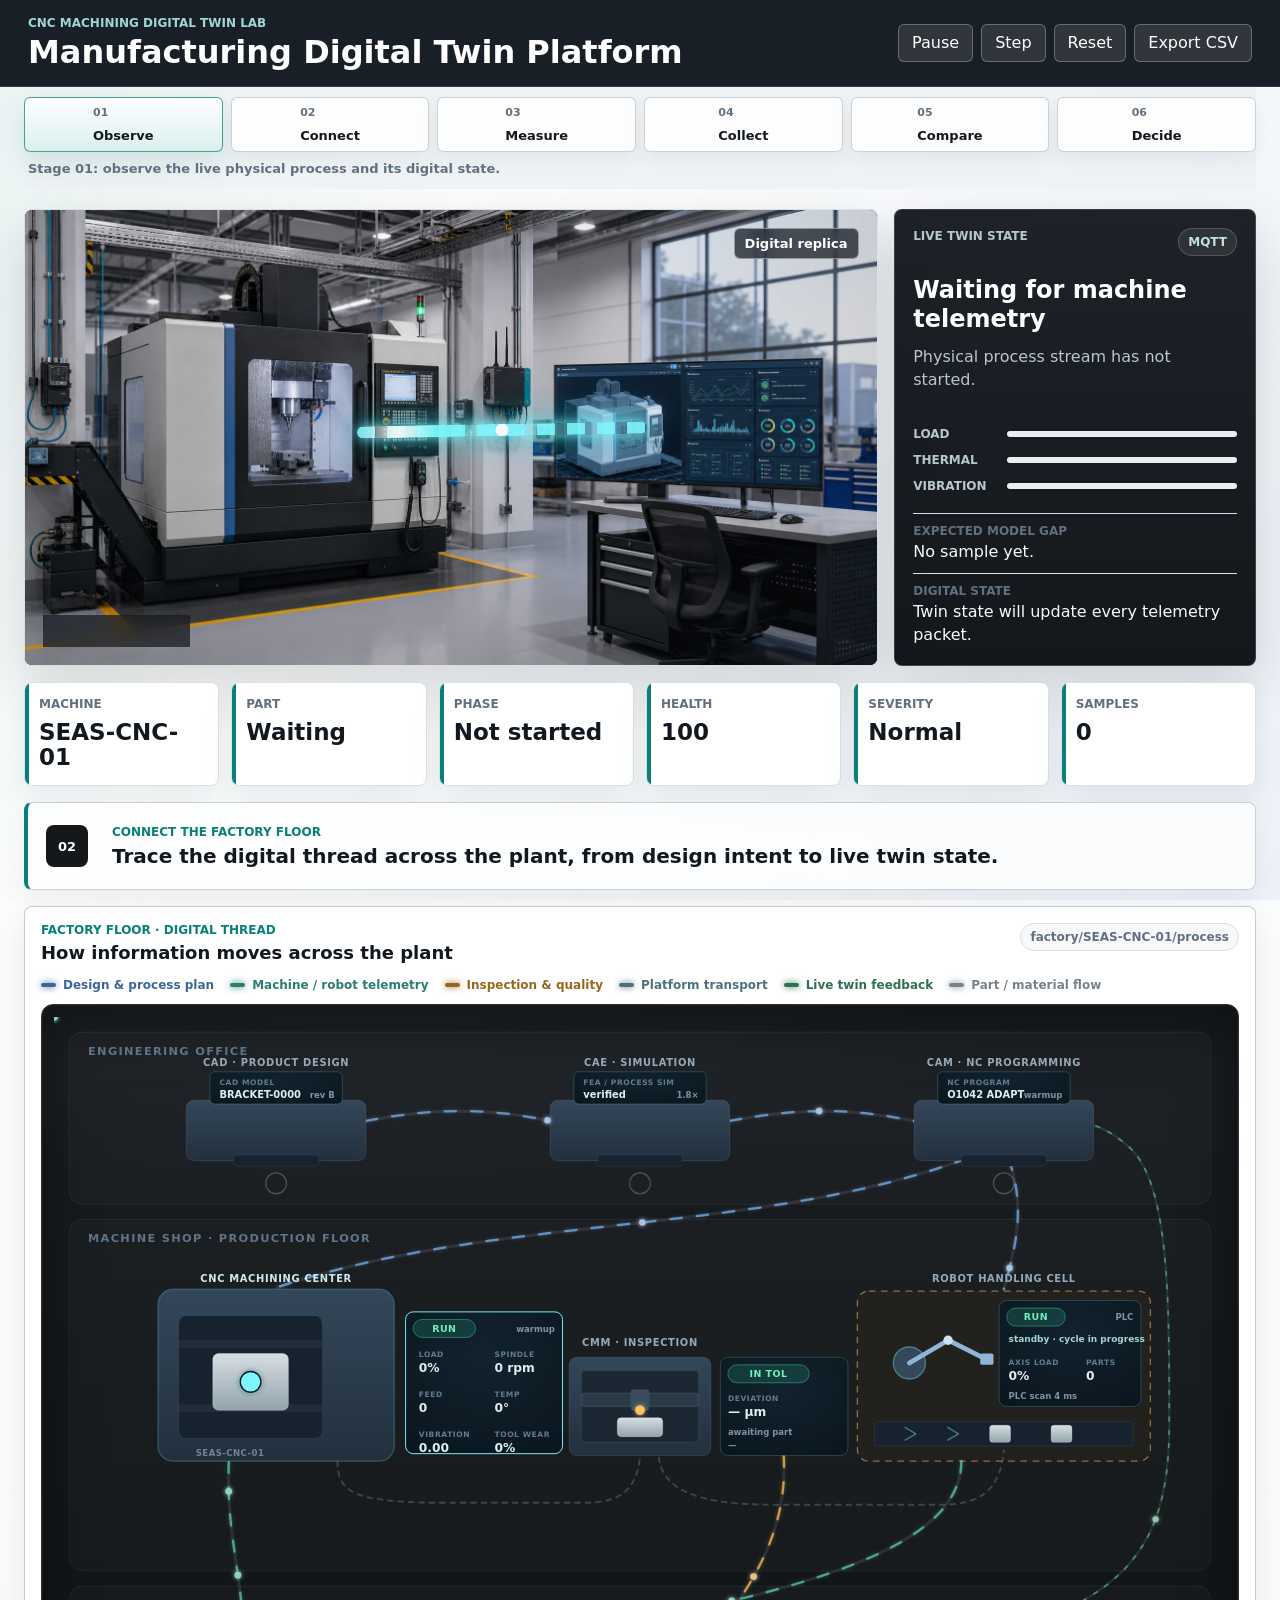
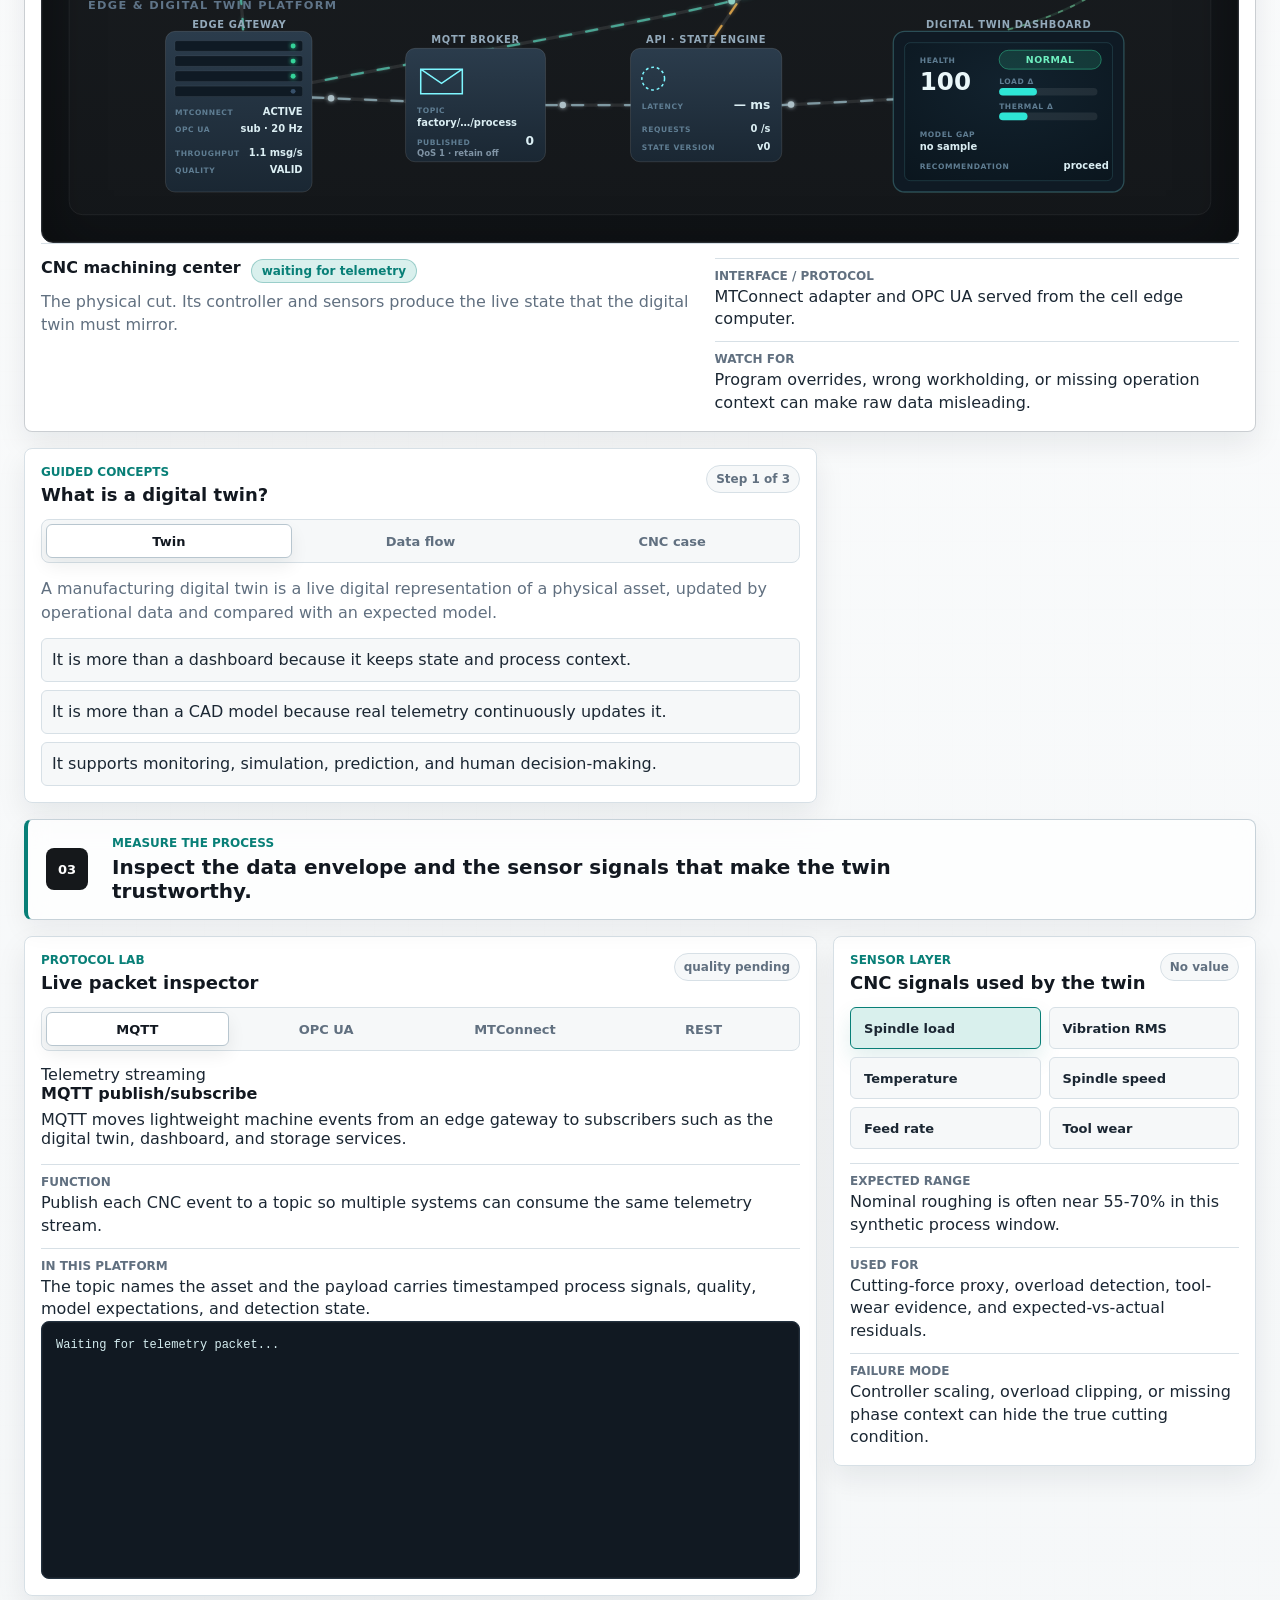
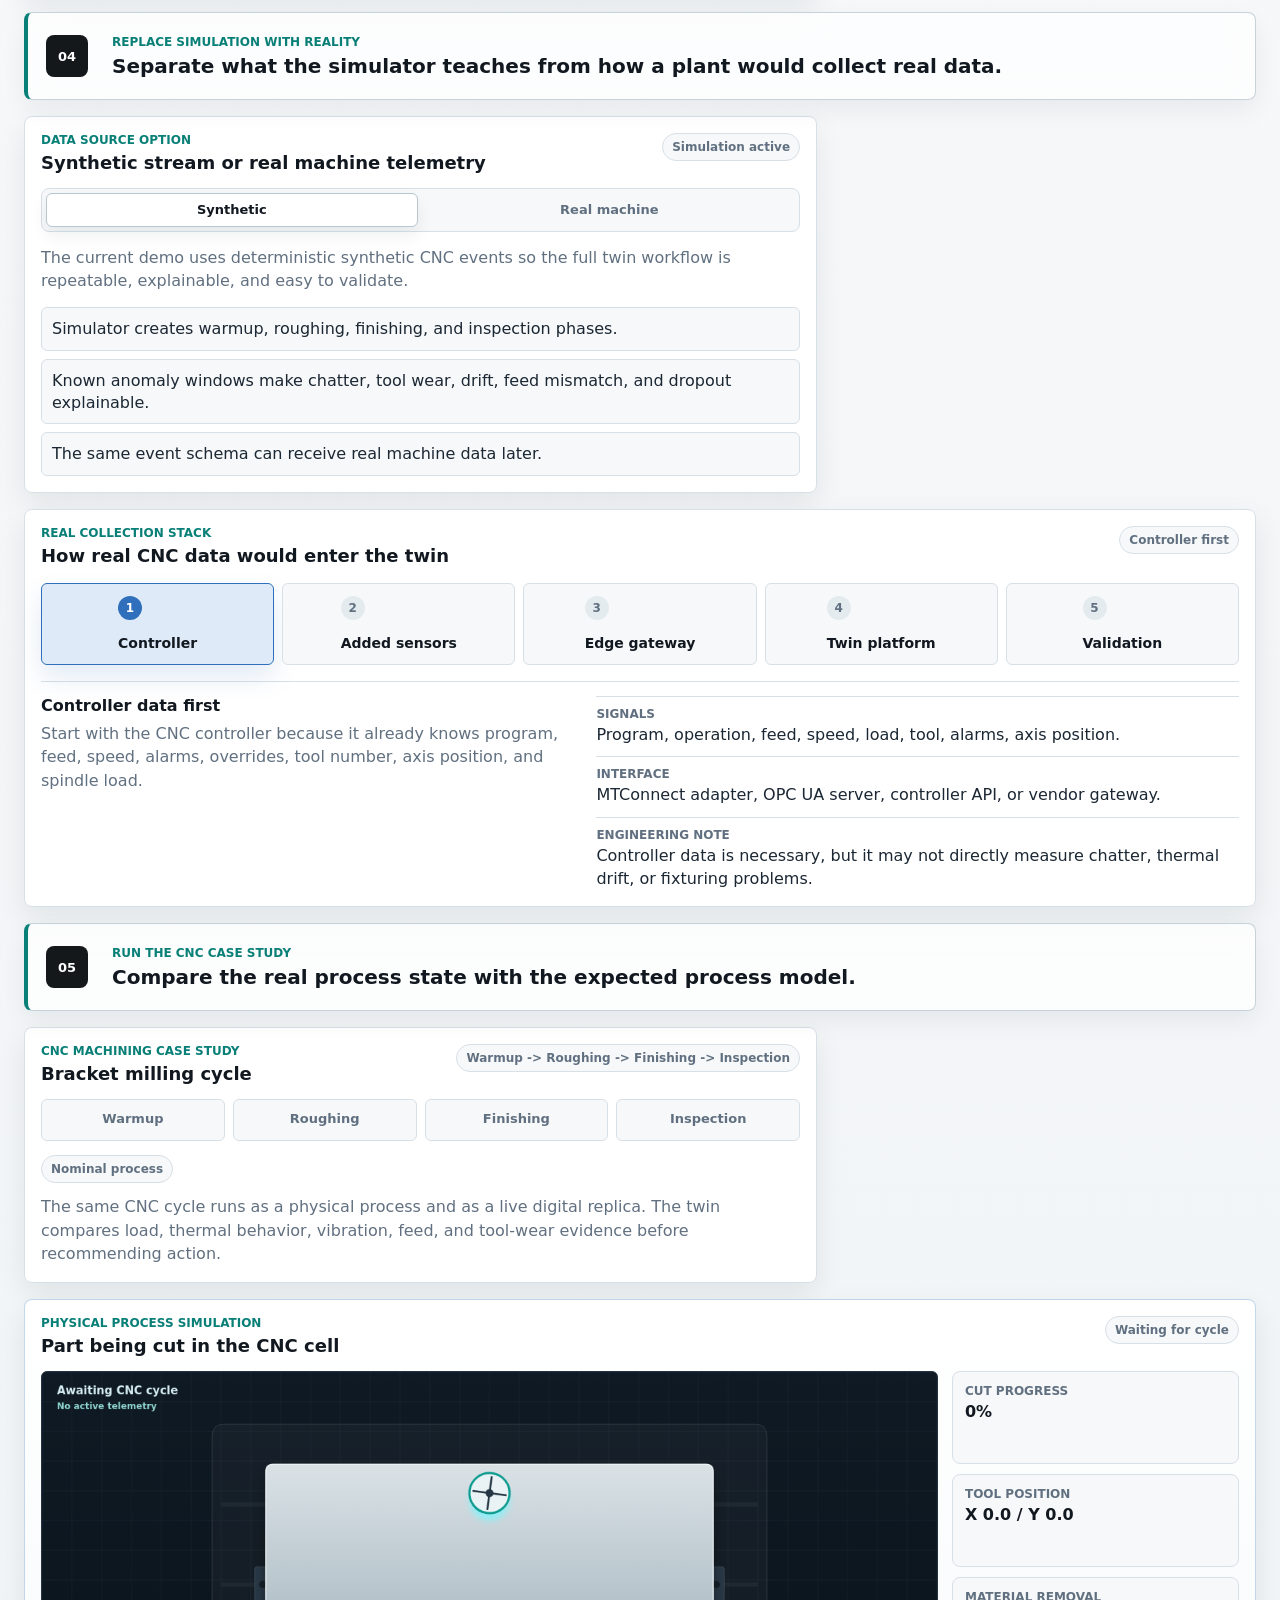
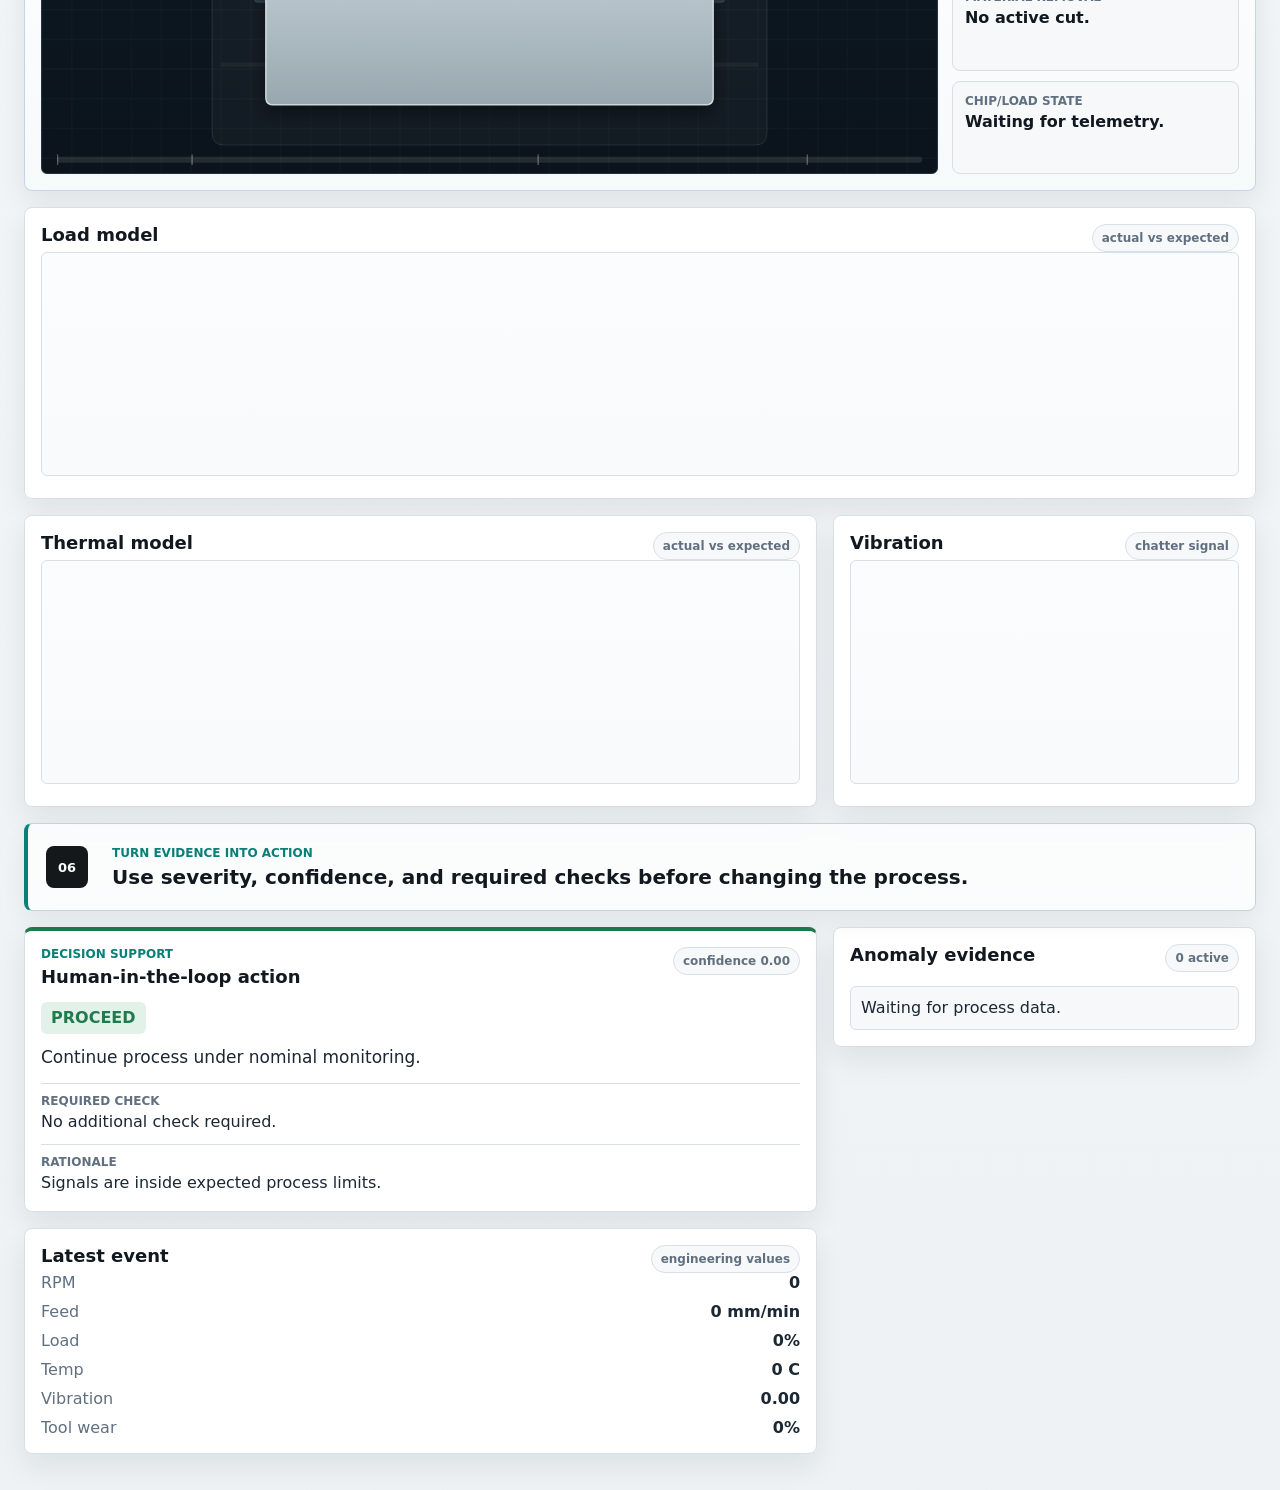
<file: static/index.html>
<!doctype html>
<html lang="en">
  <head>
    <meta charset="utf-8">
    <meta name="viewport" content="width=device-width, initial-scale=1">
    <title>Manufacturing Digital Twin Platform v2</title>
    <link rel="stylesheet" href="/static/styles.css">
  </head>
  <body>
    <header class="topbar">
      <div class="brand">
        <p class="eyebrow">CNC machining digital twin lab</p>
        <h1>Manufacturing Digital Twin Platform</h1>
      </div>
      <div class="controls" aria-label="Simulation controls">
        <button id="toggleButton" type="button">Pause</button>
        <button id="stepButton" type="button">Step</button>
        <button id="resetButton" type="button">Reset</button>
        <a class="button-link" href="/api/export.csv">Export CSV</a>
      </div>
    </header>

    <nav class="learning-path" aria-label="Digital twin learning path">
      <button class="active" type="button" data-scroll-target="overview">
        <span>01</span>
        <strong>Observe</strong>
      </button>
      <button type="button" data-scroll-target="data-path">
        <span>02</span>
        <strong>Connect</strong>
      </button>
      <button type="button" data-scroll-target="signals">
        <span>03</span>
        <strong>Measure</strong>
      </button>
      <button type="button" data-scroll-target="real-data">
        <span>04</span>
        <strong>Collect</strong>
      </button>
      <button type="button" data-scroll-target="case-study">
        <span>05</span>
        <strong>Compare</strong>
      </button>
      <button type="button" data-scroll-target="decisions">
        <span>06</span>
        <strong>Decide</strong>
      </button>
      <p id="pathCaption" class="path-caption">Stage 01: observe the live physical process and its digital state.</p>
    </nav>

    <main class="layout">
      <section id="overview" class="hero-platform section-anchor" data-section="overview" aria-label="Physical CNC process and digital replica">
        <div class="hero-media">
          <img
            src="/assets/cnc-digital-twin-cell.png"
            alt="CNC machining cell with a digital twin workstation"
          >
          <div class="asset-badge physical">Physical CNC cell</div>
          <div class="asset-badge digital">Digital replica</div>
          <div class="signal-trace" aria-hidden="true"></div>
        </div>

        <aside class="twin-summary" aria-label="Live digital twin summary">
          <div class="summary-heading">
            <p class="eyebrow">Live twin state</p>
            <span id="activeProtocol">MQTT</span>
          </div>
          <h2 id="twinState">Waiting for machine telemetry</h2>
          <p id="physicalState">Physical process stream has not started.</p>
          <div class="replica-meters" aria-label="Current signal levels">
            <div>
              <span>Load</span>
              <meter id="machineLoadBar" min="0" max="100" value="0"></meter>
            </div>
            <div>
              <span>Thermal</span>
              <meter id="machineTempBar" min="20" max="70" value="20"></meter>
            </div>
            <div>
              <span>Vibration</span>
              <meter id="machineVibrationBar" min="0" max="1.8" value="0"></meter>
            </div>
          </div>
          <dl class="mini-list">
            <div>
              <dt>Expected model gap</dt>
              <dd id="modelGap">No sample yet.</dd>
            </div>
            <div>
              <dt>Digital state</dt>
              <dd id="digitalState">Twin state will update every telemetry packet.</dd>
            </div>
          </dl>
        </aside>
      </section>

      <section class="status-grid" aria-label="Current process status">
        <article class="metric">
          <span>Machine</span>
          <strong id="machineId">SEAS-CNC-01</strong>
        </article>
        <article class="metric">
          <span>Part</span>
          <strong id="partId">Waiting</strong>
        </article>
        <article class="metric">
          <span>Phase</span>
          <strong id="phase">Not started</strong>
        </article>
        <article class="metric">
          <span>Health</span>
          <strong id="healthScore">100</strong>
        </article>
        <article class="metric">
          <span>Severity</span>
          <strong id="severity">Normal</strong>
        </article>
        <article class="metric">
          <span>Samples</span>
          <strong id="samples">0</strong>
        </article>
      </section>

      <section class="platform-grid">
        <div id="data-path" class="section-intro wide section-anchor" data-section="data-path">
          <span>02</span>
          <div>
            <p class="eyebrow">Connect the factory floor</p>
            <h2>Trace the digital thread across the plant, from design intent to live twin state.</h2>
          </div>
        </div>

        <section class="panel map-panel wide" aria-labelledby="flowTitle">
          <div class="panel-heading">
            <div>
              <p class="eyebrow">Factory floor · digital thread</p>
              <h2 id="flowTitle">How information moves across the plant</h2>
            </div>
            <span id="topic">factory/SEAS-CNC-01/process</span>
          </div>

          <div class="thread-legend" aria-label="Digital thread legend">
            <span class="lg lg-design">Design &amp; process plan</span>
            <span class="lg lg-tele">Machine / robot telemetry</span>
            <span class="lg lg-quality">Inspection &amp; quality</span>
            <span class="lg lg-platform">Platform transport</span>
            <span class="lg lg-feedback">Live twin feedback</span>
            <span class="lg lg-part">Part / material flow</span>
          </div>

          <div class="factory-map">
            <svg id="factoryMap" class="factory-map-svg" viewBox="0 0 1240 860" preserveAspectRatio="xMidYMid meet" role="img" aria-label="Top-down factory floor digital thread map">
              <defs>
                <linearGradient id="gMetal" x1="0" y1="0" x2="0" y2="1">
                  <stop offset="0" stop-color="#33475a"/>
                  <stop offset="1" stop-color="#22303e"/>
                </linearGradient>
                <linearGradient id="gRack" x1="0" y1="0" x2="0" y2="1">
                  <stop offset="0" stop-color="#2b3c4c"/>
                  <stop offset="1" stop-color="#1a2733"/>
                </linearGradient>
                <linearGradient id="gPart" x1="0" y1="0" x2="0" y2="1">
                  <stop offset="0" stop-color="#d7dee2"/>
                  <stop offset="1" stop-color="#93a3ac"/>
                </linearGradient>
                <radialGradient id="gScreen" cx="0.5" cy="0.3" r="0.9">
                  <stop offset="0" stop-color="#12222e"/>
                  <stop offset="1" stop-color="#0a151d"/>
                </radialGradient>
                <filter id="fGlow" x="-60%" y="-60%" width="220%" height="220%">
                  <feGaussianBlur stdDeviation="2.4" result="b"/>
                  <feMerge><feMergeNode in="b"/><feMergeNode in="SourceGraphic"/></feMerge>
                </filter>
              </defs>

              <!-- ================= FLOOR BANDS ================= -->
              <g class="fm-bands" aria-hidden="true">
                <rect class="fm-band" x="16" y="16" width="1208" height="182" rx="14"/>
                <rect class="fm-band" x="16" y="214" width="1208" height="372" rx="14"/>
                <rect class="fm-band" x="16" y="602" width="1208" height="242" rx="14"/>
                <text class="fm-band-label" x="36" y="40">ENGINEERING OFFICE</text>
                <text class="fm-band-label" x="36" y="238">MACHINE SHOP · PRODUCTION FLOOR</text>
                <text class="fm-band-label" x="36" y="626">EDGE &amp; DIGITAL TWIN PLATFORM</text>
              </g>

              <!-- ================= DATA THREADS (drawn under equipment) ================= -->
              <g class="fm-threads" aria-hidden="true">
                <!-- tracks -->
                <path class="thread-track" d="M330,110 C400,96 460,96 525,110"/>
                <path class="thread-track" d="M715,110 C790,96 840,96 910,110"/>
                <path class="thread-track" d="M965,150 C740,232 470,208 236,286"/>
                <path class="thread-track" d="M1010,150 C1030,206 1015,250 1005,288"/>
                <path class="thread-track" d="M185,470 C182,545 198,585 200,648"/>
                <path class="thread-track" d="M960,470 C960,600 630,634 274,704"/>
                <path class="thread-track" d="M772,464 C778,560 720,620 692,666"/>
                <path class="thread-track" d="M273,720 L372,724"/>
                <path class="thread-track" d="M520,728 L610,728"/>
                <path class="thread-track" d="M770,728 L888,722"/>
                <path class="thread-track thread-track-dash" d="M300,470 C300,505 320,512 400,514 L560,514 C600,514 616,500 620,466"/>
                <path class="thread-track thread-track-dash" d="M640,466 C644,500 680,516 760,516 L940,516 C990,516 1002,490 1005,458"/>
                <path class="thread-track thread-track-feedback" d="M1010,648 C1150,610 1180,540 1180,430 C1180,300 1180,180 1140,140 C1115,116 1095,112 1078,110"/>

                <!-- animated flows -->
                <path id="pCadCae" class="thread t-design" d="M330,110 C400,96 460,96 525,110"/>
                <path id="pCaeCam" class="thread t-design" d="M715,110 C790,96 840,96 910,110"/>
                <path id="pCamCnc" class="thread t-design" d="M965,150 C740,232 470,208 236,286"/>
                <path id="pCamRobot" class="thread t-design" d="M1010,150 C1030,206 1015,250 1005,288"/>
                <path id="pCncEdge" class="thread t-tele" d="M185,470 C182,545 198,585 200,648"/>
                <path id="pRobotEdge" class="thread t-tele" d="M960,470 C960,600 630,634 274,704"/>
                <path id="pCmmApi" class="thread t-quality" d="M772,464 C778,560 720,620 692,666"/>
                <path id="pEdgeMqtt" class="thread t-platform" d="M273,720 L372,724"/>
                <path id="pMqttApi" class="thread t-platform" d="M520,728 L610,728"/>
                <path id="pApiTwin" class="thread t-platform" d="M770,728 L888,722"/>
                <path id="pTwinEng" class="thread t-feedback" d="M1010,648 C1150,610 1180,540 1180,430 C1180,300 1180,180 1140,140 C1115,116 1095,112 1078,110"/>
              </g>

              <!-- ================= ENGINEERING OFFICE ================= -->
              <g class="zone" data-node="cad" tabindex="0" role="button" aria-label="CAD product design workstation">
                <text class="fm-title" x="235" y="52" text-anchor="middle">CAD · PRODUCT DESIGN</text>
                <rect class="fm-equip" x="140" y="88" width="190" height="64" rx="8"/>
                <rect class="fm-equip-dark" x="190" y="146" width="90" height="12" rx="3"/>
                <circle class="fm-outline" cx="235" cy="176" r="11"/>
                <rect class="hmi" x="165" y="58" width="140" height="34" rx="5"/>
                <text class="hmi-label" x="175" y="72">CAD MODEL</text>
                <text class="hmi-val sm" id="fmCadPart" x="175" y="86">BRACKET-0000</text>
                <text class="hmi-tag" x="297" y="86" text-anchor="end">rev B</text>
              </g>
              <g class="zone" data-node="cae" tabindex="0" role="button" aria-label="CAE simulation workstation">
                <text class="fm-title" x="620" y="52" text-anchor="middle">CAE · SIMULATION</text>
                <rect class="fm-equip" x="525" y="88" width="190" height="64" rx="8"/>
                <rect class="fm-equip-dark" x="575" y="146" width="90" height="12" rx="3"/>
                <circle class="fm-outline" cx="620" cy="176" r="11"/>
                <rect class="hmi" x="550" y="58" width="140" height="34" rx="5"/>
                <text class="hmi-label" x="560" y="72">FEA / PROCESS SIM</text>
                <text class="hmi-val sm" id="fmCaeMargin" x="560" y="86">verified</text>
                <text class="hmi-tag" x="682" y="86" text-anchor="end">1.8×</text>
              </g>
              <g class="zone" data-node="cam" tabindex="0" role="button" aria-label="CAM and NC programming workstation">
                <text class="fm-title" x="1005" y="52" text-anchor="middle">CAM · NC PROGRAMMING</text>
                <rect class="fm-equip" x="910" y="88" width="190" height="64" rx="8"/>
                <rect class="fm-equip-dark" x="960" y="146" width="90" height="12" rx="3"/>
                <circle class="fm-outline" cx="1005" cy="176" r="11"/>
                <rect class="hmi" x="935" y="58" width="140" height="34" rx="5"/>
                <text class="hmi-label" x="945" y="72">NC PROGRAM</text>
                <text class="hmi-val sm" id="fmCamProg" x="945" y="86">O1042 ADAPT</text>
                <text class="hmi-tag" id="fmCamPhase" x="1067" y="86" text-anchor="end">warmup</text>
              </g>

              <!-- ================= CNC MACHINING CENTER ================= -->
              <g class="zone" id="cellCnc" data-node="cnc" tabindex="0" role="button" aria-label="CNC machining center and HMI">
                <text class="fm-title" x="235" y="280" text-anchor="middle">CNC MACHINING CENTER</text>
                <rect class="fm-enclosure" x="110" y="288" width="250" height="182" rx="16"/>
                <rect class="fm-equip-dark" x="132" y="316" width="152" height="130" rx="8"/>
                <rect class="fm-rail" x="132" y="342" width="152" height="8"/>
                <rect class="fm-rail" x="132" y="410" width="152" height="8"/>
                <rect class="fm-part" x="168" y="356" width="80" height="60" rx="6"/>
                <circle id="cncSpindle" class="fm-spindle" cx="208" cy="386" r="11"/>
                <text class="fm-mini" x="150" y="464">SEAS-CNC-01</text>
                <!-- HMI -->
                <rect class="hmi hmi-lg" x="372" y="312" width="166" height="150" rx="8"/>
                <rect class="status-pill" id="fmCncStatusPill" x="380" y="320" width="66" height="19" rx="9.5"/>
                <text class="status-pill-tx" id="fmCncStatus" x="413" y="333" text-anchor="middle">RUN</text>
                <text class="hmi-tag" id="fmCncPhase" x="530" y="333" text-anchor="end">warmup</text>
                <text class="hmi-label" x="386" y="360">LOAD</text>
                <text class="hmi-val" id="fmCncLoad" x="386" y="376">0%</text>
                <text class="hmi-label" x="466" y="360">SPINDLE</text>
                <text class="hmi-val" id="fmCncRpm" x="466" y="376">0 rpm</text>
                <text class="hmi-label" x="386" y="402">FEED</text>
                <text class="hmi-val" id="fmCncFeed" x="386" y="418">0</text>
                <text class="hmi-label" x="466" y="402">TEMP</text>
                <text class="hmi-val" id="fmCncTemp" x="466" y="418">0°</text>
                <text class="hmi-label" x="386" y="444">VIBRATION</text>
                <text class="hmi-val" id="fmCncVib" x="386" y="460">0.00</text>
                <text class="hmi-label" x="466" y="444">TOOL WEAR</text>
                <text class="hmi-val" id="fmCncWear" x="466" y="460">0%</text>
              </g>

              <!-- ================= CMM INSPECTION ================= -->
              <g class="zone" id="cellCmm" data-node="cmm" tabindex="0" role="button" aria-label="CMM inspection station and quality readout">
                <text class="fm-title" x="620" y="348" text-anchor="middle">CMM · INSPECTION</text>
                <rect class="fm-equip" x="545" y="360" width="150" height="104" rx="8"/>
                <rect class="fm-granite" x="558" y="374" width="124" height="76" rx="4"/>
                <rect class="fm-bridge" x="558" y="398" width="124" height="14" rx="3"/>
                <rect class="fm-carriage" x="610" y="394" width="20" height="22" rx="3"/>
                <circle class="fm-probe" cx="620" cy="416" r="5"/>
                <rect class="fm-part" x="596" y="424" width="48" height="20" rx="4"/>
                <!-- quality HMI -->
                <rect class="hmi" x="705" y="360" width="135" height="104" rx="8"/>
                <rect class="status-pill" id="fmCmmVerdictPill" x="713" y="368" width="86" height="19" rx="9.5"/>
                <text class="status-pill-tx" id="fmCmmVerdict" x="756" y="381" text-anchor="middle">IN TOL</text>
                <text class="hmi-label" x="713" y="406">DEVIATION</text>
                <text class="hmi-val" id="fmCmmDev" x="713" y="422">— µm</text>
                <text class="hmi-tag" id="fmCmmState" x="713" y="442">awaiting part</text>
                <text class="hmi-tag" id="fmCmmPart" x="713" y="456">—</text>
              </g>

              <!-- ================= ROBOT HANDLING CELL ================= -->
              <g class="zone" id="cellRobot" data-node="robot" tabindex="0" role="button" aria-label="Robot handling cell and PLC controller">
                <text class="fm-title" x="1005" y="280" text-anchor="middle">ROBOT HANDLING CELL</text>
                <rect class="fm-fence" x="850" y="290" width="310" height="180" rx="12"/>
                <rect class="fm-conveyor" x="868" y="428" width="274" height="26" rx="4"/>
                <line class="fm-chev" x1="900" y1="434" x2="912" y2="441"/><line class="fm-chev" x1="912" y1="441" x2="900" y2="448"/>
                <line class="fm-chev" x1="945" y1="434" x2="957" y2="441"/><line class="fm-chev" x1="957" y1="441" x2="945" y2="448"/>
                <rect class="fm-part" x="990" y="432" width="22" height="18" rx="3"/>
                <rect class="fm-part" x="1055" y="432" width="22" height="18" rx="3"/>
                <circle class="fm-robot-base" cx="905" cy="366" r="17"/>
                <path id="robotArm" class="fm-robot-arm" d="M905,366 L946,342 L986,362"/>
                <circle class="fm-joint" cx="946" cy="342" r="5"/>
                <rect class="fm-gripper" x="980" y="356" width="14" height="12" rx="2"/>
                <!-- PLC / controller HMI -->
                <rect class="hmi" x="1000" y="300" width="150" height="112" rx="8"/>
                <rect class="status-pill" id="fmRobotStatusPill" x="1008" y="308" width="62" height="19" rx="9.5"/>
                <text class="status-pill-tx" id="fmRobotStatus" x="1039" y="321" text-anchor="middle">RUN</text>
                <text class="hmi-tag" x="1142" y="321" text-anchor="end">PLC</text>
                <text class="hmi-mode" id="fmRobotMode" x="1010" y="344">standby · cycle in progress</text>
                <text class="hmi-label" x="1010" y="368">AXIS LOAD</text>
                <text class="hmi-val" id="fmRobotAxis" x="1010" y="384">0%</text>
                <text class="hmi-label" x="1092" y="368">PARTS</text>
                <text class="hmi-val" id="fmRobotCycles" x="1092" y="384">0</text>
                <text class="hmi-tag" id="fmPlcScan" x="1010" y="404">PLC scan 4 ms</text>
              </g>

              <!-- ================= EDGE GATEWAY ================= -->
              <g class="zone" id="nodeEdge" data-node="edge" tabindex="0" role="button" aria-label="Edge gateway with MTConnect and OPC UA adapters">
                <text class="fm-title" x="196" y="646" text-anchor="middle">EDGE GATEWAY</text>
                <rect class="fm-rack" x="118" y="650" width="155" height="170" rx="10"/>
                <g class="fm-units">
                  <rect x="128" y="660" width="135" height="11" rx="2"/><circle class="led led-on" cx="253" cy="665.5" r="2.6"/>
                  <rect x="128" y="676" width="135" height="11" rx="2"/><circle class="led led-on" cx="253" cy="681.5" r="2.6"/>
                  <rect x="128" y="692" width="135" height="11" rx="2"/><circle class="led led-on" cx="253" cy="697.5" r="2.6"/>
                  <rect x="128" y="708" width="135" height="11" rx="2"/><circle class="led" id="ledEdge" cx="253" cy="713.5" r="2.6"/>
                </g>
                <text class="hmi-label" x="128" y="738">MTCONNECT</text>
                <text class="hmi-val sm" id="fmMtcState" x="263" y="738" text-anchor="end">ACTIVE</text>
                <text class="hmi-label" x="128" y="756">OPC UA</text>
                <text class="hmi-val sm" id="fmOpcState" x="263" y="756" text-anchor="end">sub · 20 Hz</text>
                <text class="hmi-label" x="128" y="782">THROUGHPUT</text>
                <text class="hmi-val sm" id="fmEdgeThroughput" x="263" y="782" text-anchor="end">1.1 msg/s</text>
                <text class="hmi-label" x="128" y="800">QUALITY</text>
                <text class="hmi-val sm" id="fmEdgeQuality" x="263" y="800" text-anchor="end">VALID</text>
              </g>

              <!-- ================= MQTT BROKER ================= -->
              <g class="zone" id="nodeMqtt" data-node="mqtt" tabindex="0" role="button" aria-label="MQTT message broker">
                <text class="fm-title" x="446" y="662" text-anchor="middle">MQTT BROKER</text>
                <rect class="fm-server" x="372" y="668" width="148" height="120" rx="10"/>
                <path class="fm-icon" d="M388,690 h44 v26 h-44 z M388,690 l22,15 l22,-15"/>
                <text class="hmi-label" x="384" y="736">TOPIC</text>
                <text class="hmi-val sm" id="fmMqttTopic" x="384" y="750">factory/…/process</text>
                <text class="hmi-label" x="384" y="770">PUBLISHED</text>
                <text class="hmi-val" id="fmMqttMsgs" x="508" y="770" text-anchor="end">0</text>
                <text class="hmi-tag" id="fmMqttQos" x="384" y="782">QoS 1 · retain off</text>
              </g>

              <!-- ================= API / STATE ENGINE ================= -->
              <g class="zone" id="nodeApi" data-node="api" tabindex="0" role="button" aria-label="API and twin state engine">
                <text class="fm-title" x="690" y="662" text-anchor="middle">API · STATE ENGINE</text>
                <rect class="fm-server" x="610" y="668" width="160" height="120" rx="10"/>
                <circle class="fm-icon-c" cx="634" cy="700" r="12"/>
                <text class="hmi-label" x="622" y="732">LATENCY</text>
                <text class="hmi-val" id="fmApiLatency" x="758" y="732" text-anchor="end">— ms</text>
                <text class="hmi-label" x="622" y="756">REQUESTS</text>
                <text class="hmi-val sm" id="fmApiReq" x="758" y="756" text-anchor="end">0 /s</text>
                <text class="hmi-label" x="622" y="776">STATE VERSION</text>
                <text class="hmi-val sm" id="fmApiVersion" x="758" y="776" text-anchor="end">v0</text>
              </g>

              <!-- ================= DIGITAL TWIN DASHBOARD ================= -->
              <g class="zone" id="nodeTwin" data-node="twin" tabindex="0" role="button" aria-label="Digital twin dashboard">
                <text class="fm-title" x="1010" y="646" text-anchor="middle">DIGITAL TWIN DASHBOARD</text>
                <rect class="fm-console" x="888" y="650" width="244" height="170" rx="12"/>
                <rect class="fm-screen" x="900" y="662" width="220" height="146" rx="6"/>
                <text class="hmi-label" x="916" y="684">HEALTH</text>
                <text class="hmi-val-lg" id="fmTwinHealth" x="916" y="712">100</text>
                <rect class="status-pill" id="fmTwinSeverityPill" x="1000" y="670" width="108" height="20" rx="10"/>
                <text class="status-pill-tx" id="fmTwinSeverity" x="1054" y="684" text-anchor="middle">NORMAL</text>
                <text class="hmi-label" x="1000" y="706">LOAD Δ</text>
                <rect class="fm-bar-track" x="1000" y="710" width="104" height="8" rx="4"/>
                <rect class="fm-bar" id="fmTwinBarLoad" x="1000" y="710" width="40" height="8" rx="4"/>
                <text class="hmi-label" x="1000" y="732">THERMAL Δ</text>
                <rect class="fm-bar-track" x="1000" y="736" width="104" height="8" rx="4"/>
                <rect class="fm-bar" id="fmTwinBarThermal" x="1000" y="736" width="30" height="8" rx="4"/>
                <text class="hmi-label" x="916" y="762">MODEL GAP</text>
                <text class="hmi-val sm" id="fmTwinGap" x="916" y="776">no sample</text>
                <text class="hmi-label" x="916" y="796">RECOMMENDATION</text>
                <text class="hmi-val sm" id="fmTwinDecision" x="1116" y="796" text-anchor="end">proceed</text>
              </g>

              <!-- ================= MOVING PACKETS (on top) ================= -->
              <g class="fm-packets" aria-hidden="true">
                <circle class="pk pk-design" r="3.4"><animateMotion dur="2.2s" repeatCount="indefinite" rotate="auto"><mpath href="#pCadCae"/></animateMotion></circle>
                <circle class="pk pk-design" r="3.4"><animateMotion dur="2.2s" begin="1.1s" repeatCount="indefinite"><mpath href="#pCaeCam"/></animateMotion></circle>
                <circle class="pk pk-design" r="3.4"><animateMotion dur="4.6s" repeatCount="indefinite"><mpath href="#pCamCnc"/></animateMotion></circle>
                <circle class="pk pk-design" r="3.4"><animateMotion dur="4.6s" begin="2.3s" repeatCount="indefinite"><mpath href="#pCamCnc"/></animateMotion></circle>
                <circle class="pk pk-design" r="3.4"><animateMotion dur="2.6s" repeatCount="indefinite"><mpath href="#pCamRobot"/></animateMotion></circle>
                <circle class="pk pk-tele" r="3.6"><animateMotion dur="3.2s" repeatCount="indefinite"><mpath href="#pCncEdge"/></animateMotion></circle>
                <circle class="pk pk-tele" r="3.6"><animateMotion dur="3.2s" begin="1.6s" repeatCount="indefinite"><mpath href="#pCncEdge"/></animateMotion></circle>
                <circle class="pk pk-tele" r="3.6"><animateMotion dur="5.4s" repeatCount="indefinite"><mpath href="#pRobotEdge"/></animateMotion></circle>
                <circle class="pk pk-tele" r="3.6"><animateMotion dur="5.4s" begin="2.7s" repeatCount="indefinite"><mpath href="#pRobotEdge"/></animateMotion></circle>
                <circle class="pk pk-quality" r="3.6"><animateMotion dur="3.6s" repeatCount="indefinite"><mpath href="#pCmmApi"/></animateMotion></circle>
                <circle class="pk pk-platform" r="3.4"><animateMotion dur="1.8s" repeatCount="indefinite"><mpath href="#pEdgeMqtt"/></animateMotion></circle>
                <circle class="pk pk-platform" r="3.4"><animateMotion dur="1.8s" repeatCount="indefinite"><mpath href="#pMqttApi"/></animateMotion></circle>
                <circle class="pk pk-platform" r="3.4"><animateMotion dur="2.0s" repeatCount="indefinite"><mpath href="#pApiTwin"/></animateMotion></circle>
                <circle class="pk pk-feedback" r="3.2"><animateMotion dur="7.2s" repeatCount="indefinite"><mpath href="#pTwinEng"/></animateMotion></circle>
              </g>
            </svg>
          </div>

          <div class="flow-detail zone-detail" aria-live="polite">
            <div>
              <div class="zone-detail-head">
                <h3 id="nodeTitle">CNC machining center</h3>
                <span class="live-chip" id="nodeLive">waiting for telemetry</span>
              </div>
              <p id="nodeDescription">Select any station on the floor to trace its role in the digital thread.</p>
            </div>
            <dl class="mini-list">
              <div>
                <dt>Interface / protocol</dt>
                <dd id="nodeLatency">MTConnect adapter or OPC UA server on the cell edge computer.</dd>
              </div>
              <div>
                <dt>Watch for</dt>
                <dd id="nodeFailure">Controller overrides or missing context can make good data misleading.</dd>
              </div>
            </dl>
          </div>
        </section>

        <aside class="panel lesson-panel" aria-labelledby="lessonTitle">
          <div class="panel-heading">
            <div>
              <p class="eyebrow">Guided concepts</p>
              <h2 id="lessonTitle">What is a digital twin?</h2>
            </div>
            <span id="lessonStep">Step 1 of 3</span>
          </div>
          <div class="segmented" role="tablist" aria-label="Learning modules">
            <button class="active" type="button" data-lesson="twin">Twin</button>
            <button type="button" data-lesson="flow">Data flow</button>
            <button type="button" data-lesson="case">CNC case</button>
          </div>
          <p id="lessonBody" class="lesson-body">
            A useful digital twin is a live representation of a physical asset, updated by operational data and compared with an expected model.
          </p>
          <ul id="lessonPoints" class="compact-list">
            <li>Physical process and digital state stay linked.</li>
            <li>Models explain what should be happening.</li>
            <li>Humans still review high-impact decisions.</li>
          </ul>
        </aside>

        <div id="signals" class="section-intro wide section-anchor" data-section="signals">
          <span>03</span>
          <div>
            <p class="eyebrow">Measure the process</p>
            <h2>Inspect the data envelope and the sensor signals that make the twin trustworthy.</h2>
          </div>
        </div>

        <section class="panel protocol-panel" aria-labelledby="packetTitle">
          <div class="panel-heading">
            <div>
              <p class="eyebrow">Protocol lab</p>
              <h2 id="packetTitle">Live packet inspector</h2>
            </div>
            <span id="packetQuality">quality pending</span>
          </div>
          <div class="segmented protocol-selector" role="tablist" aria-label="Protocol selector">
            <button class="active" type="button" data-protocol="mqtt">MQTT</button>
            <button type="button" data-protocol="opcua">OPC UA</button>
            <button type="button" data-protocol="mtconnect">MTConnect</button>
            <button type="button" data-protocol="rest">REST</button>
          </div>
          <div class="protocol-explainer" aria-live="polite">
            <div>
              <span id="protocolRoleLabel">Telemetry streaming</span>
              <h3 id="protocolName">MQTT publish/subscribe</h3>
              <p id="protocolPurpose">MQTT moves lightweight machine events from an edge gateway to subscribers such as the digital twin, dashboard, and storage services.</p>
            </div>
            <dl class="mini-list">
              <div>
                <dt>Function</dt>
                <dd id="protocolFunction">Publish each CNC event to a topic so multiple systems can consume the same telemetry stream.</dd>
              </div>
              <div>
                <dt>In this platform</dt>
                <dd id="protocolTwinUse">The topic names the asset and the payload carries timestamped process signals, quality, model expectations, and detection state.</dd>
              </div>
            </dl>
          </div>
          <pre id="packetPayload" class="packet-view">Waiting for telemetry packet...</pre>
        </section>

        <section class="panel sensor-panel" aria-labelledby="sensorTitle">
          <div class="panel-heading">
            <div>
              <p class="eyebrow">Sensor layer</p>
              <h2 id="sensorTitle">CNC signals used by the twin</h2>
            </div>
            <span id="sensorValue">No value</span>
          </div>
          <div id="sensorButtons" class="sensor-grid" aria-label="Sensor selector"></div>
          <dl class="mini-list sensor-detail">
            <div>
              <dt>Expected range</dt>
              <dd id="sensorRange">Select a signal.</dd>
            </div>
            <div>
              <dt>Used for</dt>
              <dd id="sensorUse">Signal explanation appears here.</dd>
            </div>
            <div>
              <dt>Failure mode</dt>
              <dd id="sensorFailure">Missing or stale data reduces twin trust.</dd>
            </div>
          </dl>
        </section>

        <div id="real-data" class="section-intro wide section-anchor" data-section="real-data">
          <span>04</span>
          <div>
            <p class="eyebrow">Replace simulation with reality</p>
            <h2>Separate what the simulator teaches from how a plant would collect real data.</h2>
          </div>
        </div>

        <section class="panel acquisition-panel" aria-labelledby="sourceTitle">
          <div class="panel-heading">
            <div>
              <p class="eyebrow">Data source option</p>
              <h2 id="sourceTitle">Synthetic stream or real machine telemetry</h2>
            </div>
            <span id="sourceBadge">Simulation active</span>
          </div>
          <div class="segmented source-selector" role="tablist" aria-label="Data source selector">
            <button class="active" type="button" data-source="synthetic">Synthetic</button>
            <button type="button" data-source="real">Real machine</button>
          </div>
          <p id="sourceBody" class="lesson-body">
            The current demo uses deterministic synthetic CNC events so the full twin workflow is repeatable, explainable, and easy to validate.
          </p>
          <ul id="sourcePoints" class="compact-list">
            <li>Simulator creates warmup, roughing, finishing, and inspection phases.</li>
            <li>Known anomaly windows make chatter, tool wear, drift, feed mismatch, and dropout explainable.</li>
            <li>The same event schema can receive real machine data later.</li>
          </ul>
        </section>

        <section class="panel collection-panel wide" aria-labelledby="collectionTitle">
          <div class="panel-heading">
            <div>
              <p class="eyebrow">Real collection stack</p>
              <h2 id="collectionTitle">How real CNC data would enter the twin</h2>
            </div>
            <span id="collectionStage">Controller first</span>
          </div>
          <div class="collection-flow" aria-label="Real machine data collection path">
            <button class="collection-node active" type="button" data-collection="controller">
              <span>1</span>
              <strong>Controller</strong>
            </button>
            <button class="collection-node" type="button" data-collection="sensors">
              <span>2</span>
              <strong>Added sensors</strong>
            </button>
            <button class="collection-node" type="button" data-collection="edge">
              <span>3</span>
              <strong>Edge gateway</strong>
            </button>
            <button class="collection-node" type="button" data-collection="platform">
              <span>4</span>
              <strong>Twin platform</strong>
            </button>
            <button class="collection-node" type="button" data-collection="validation">
              <span>5</span>
              <strong>Validation</strong>
            </button>
          </div>
          <div class="collection-detail">
            <div>
              <h3 id="collectionTitleDetail">Controller data first</h3>
              <p id="collectionBody">
                Start with the CNC controller because it already knows program, feed, speed, alarms, overrides, tool number, axis position, and spindle load.
              </p>
            </div>
            <dl class="mini-list">
              <div>
                <dt>Signals</dt>
                <dd id="collectionSignals">Program, operation, feed, speed, load, tool, alarms, axis position.</dd>
              </div>
              <div>
                <dt>Interface</dt>
                <dd id="collectionInterface">MTConnect adapter, OPC UA server, controller API, or vendor gateway.</dd>
              </div>
              <div>
                <dt>Engineering note</dt>
                <dd id="collectionNote">Controller data is necessary, but it may not directly measure chatter, thermal drift, or fixturing problems.</dd>
              </div>
            </dl>
          </div>
        </section>

        <div id="case-study" class="section-intro wide section-anchor" data-section="case-study">
          <span>05</span>
          <div>
            <p class="eyebrow">Run the CNC case study</p>
            <h2>Compare the real process state with the expected process model.</h2>
          </div>
        </div>

        <section class="panel case-panel" aria-labelledby="caseTitle">
          <div class="panel-heading">
            <div>
              <p class="eyebrow">CNC machining case study</p>
              <h2 id="caseTitle">Bracket milling cycle</h2>
            </div>
            <span id="cyclePosition">Warmup -> Roughing -> Finishing -> Inspection</span>
          </div>
          <div id="phaseTimeline" class="phase-timeline" aria-label="Machining cycle phases">
            <span data-phase="warmup">Warmup</span>
            <span data-phase="roughing">Roughing</span>
            <span data-phase="finishing">Finishing</span>
            <span data-phase="inspection">Inspection</span>
          </div>
          <div id="anomalyTags" class="tag-row" aria-label="Active anomaly tags">
            <span>Nominal process</span>
          </div>
          <p class="case-copy">
            The same CNC cycle runs as a physical process and as a live digital replica. The twin compares load, thermal behavior, vibration, feed, and tool-wear evidence before recommending action.
          </p>
        </section>

        <section class="panel machining-panel wide" aria-labelledby="machiningTitle">
          <div class="panel-heading">
            <div>
              <p class="eyebrow">Physical process simulation</p>
              <h2 id="machiningTitle">Part being cut in the CNC cell</h2>
            </div>
            <span id="cutPhaseLabel">Waiting for cycle</span>
          </div>
          <div class="machining-layout">
            <canvas
              id="machiningCanvas"
              class="machining-canvas"
              width="1200"
              height="540"
              aria-label="Animated top-down CNC machining simulation"
            ></canvas>
            <dl class="machining-readout">
              <div>
                <dt>Cut progress</dt>
                <dd id="cutProgress">0%</dd>
              </div>
              <div>
                <dt>Tool position</dt>
                <dd id="toolPosition">X 0.0 / Y 0.0</dd>
              </div>
              <div>
                <dt>Material removal</dt>
                <dd id="materialRemoval">No active cut.</dd>
              </div>
              <div>
                <dt>Chip/load state</dt>
                <dd id="chipLoadState">Waiting for telemetry.</dd>
              </div>
            </dl>
          </div>
        </section>

        <section class="panel chart-panel wide">
          <div class="panel-heading">
            <h2>Load model</h2>
            <span>actual vs expected</span>
          </div>
          <canvas id="loadChart" width="900" height="300"></canvas>
        </section>

        <section class="panel chart-panel">
          <div class="panel-heading">
            <h2>Thermal model</h2>
            <span>actual vs expected</span>
          </div>
          <canvas id="temperatureChart" width="900" height="300"></canvas>
        </section>

        <section class="panel chart-panel">
          <div class="panel-heading">
            <h2>Vibration</h2>
            <span>chatter signal</span>
          </div>
          <canvas id="vibrationChart" width="900" height="300"></canvas>
        </section>

        <div id="decisions" class="section-intro wide section-anchor" data-section="decisions">
          <span>06</span>
          <div>
            <p class="eyebrow">Turn evidence into action</p>
            <h2>Use severity, confidence, and required checks before changing the process.</h2>
          </div>
        </div>

        <section class="panel recommendation-panel" aria-labelledby="decisionTitle">
          <div class="panel-heading">
            <div>
              <p class="eyebrow">Decision support</p>
              <h2 id="decisionTitle">Human-in-the-loop action</h2>
            </div>
            <span id="confidence">confidence 0.00</span>
          </div>
          <div class="decision" id="decision">Proceed</div>
          <p class="action" id="action">Continue process under nominal monitoring.</p>
          <dl class="detail-list">
            <div>
              <dt>Required check</dt>
              <dd id="requiredCheck">No additional check required.</dd>
            </div>
            <div>
              <dt>Rationale</dt>
              <dd id="rationale">Signals are inside expected process limits.</dd>
            </div>
          </dl>
        </section>

        <section class="panel evidence-panel">
          <div class="panel-heading">
            <h2>Anomaly evidence</h2>
            <span id="anomalyCount">0 active</span>
          </div>
          <ul id="evidenceList" class="evidence-list">
            <li>Waiting for process data.</li>
          </ul>
        </section>

        <section class="panel event-panel">
          <div class="panel-heading">
            <h2>Latest event</h2>
            <span>engineering values</span>
          </div>
          <div class="event-grid">
            <span>RPM</span><strong id="rpm">0</strong>
            <span>Feed</span><strong id="feed">0 mm/min</strong>
            <span>Load</span><strong id="load">0%</strong>
            <span>Temp</span><strong id="temp">0 C</strong>
            <span>Vibration</span><strong id="vibration">0.00</strong>
            <span>Tool wear</span><strong id="wear">0%</strong>
          </div>
        </section>
      </section>
    </main>

    <script src="/static/dashboard.js"></script>
  </body>
</html>
</file>
<file: static/styles.css>
:root {
  --bg: #eef2f4;
  --surface: #ffffff;
  --surface-2: #f6f8f9;
  --ink: #121820;
  --text: #1b2733;
  --muted: #617080;
  --line: #d7e0e6;
  --line-strong: #b8c6cf;
  --teal: #087f77;
  --teal-soft: #d9f0ed;
  --blue: #2f6fbb;
  --blue-soft: #dfeaf8;
  --amber: #b36b00;
  --amber-soft: #fff2d9;
  --red: #b42318;
  --red-soft: #fde7e5;
  --green: #1f7a4d;
  --green-soft: #e2f2e9;
  --purple: #6f4aa8;
  --shadow: 0 12px 30px rgba(18, 24, 32, 0.08);
  --shadow-strong: 0 22px 56px rgba(18, 24, 32, 0.16);
  --dark-panel: #15181b;
  --dark-panel-2: #1c2024;
}

* {
  box-sizing: border-box;
}

html,
body {
  min-height: 100%;
}

html {
  scroll-behavior: smooth;
}

body {
  position: relative;
  margin: 0;
  background:
    linear-gradient(180deg, rgba(255, 255, 255, 0.9), rgba(238, 242, 244, 0.96)),
    linear-gradient(90deg, rgba(18, 24, 32, 0.035) 1px, transparent 1px),
    linear-gradient(0deg, rgba(18, 24, 32, 0.035) 1px, transparent 1px),
    var(--bg);
  background-size: auto, 34px 34px, 34px 34px;
  color: var(--text);
  font-family: Inter, ui-sans-serif, system-ui, -apple-system, BlinkMacSystemFont, "Segoe UI", sans-serif;
  letter-spacing: 0;
}

body::before {
  position: fixed;
  inset: 0;
  z-index: -1;
  content: "";
  background: linear-gradient(120deg, rgba(8, 127, 119, 0.08), transparent 32%, rgba(47, 111, 187, 0.07));
  pointer-events: none;
}

button,
a,
input,
textarea {
  font: inherit;
}

h1,
h2,
h3,
p {
  margin-top: 0;
}

.topbar {
  position: sticky;
  top: 0;
  z-index: 30;
  display: flex;
  align-items: center;
  justify-content: space-between;
  gap: 20px;
  padding: 16px 28px;
  background: rgba(18, 24, 32, 0.97);
  color: #fff;
  border-bottom: 1px solid rgba(255, 255, 255, 0.12);
  backdrop-filter: blur(14px);
}

.brand {
  min-width: 0;
}

.eyebrow {
  margin: 0 0 5px;
  color: var(--teal);
  font-size: 12px;
  font-weight: 800;
  text-transform: uppercase;
}

.topbar .eyebrow {
  color: #9fd7d2;
}

h1 {
  margin-bottom: 0;
  font-size: clamp(24px, 2.5vw, 34px);
  line-height: 1.08;
  font-weight: 800;
}

h2 {
  margin-bottom: 0;
  color: var(--ink);
  font-size: 18px;
  line-height: 1.2;
}

h3 {
  margin-bottom: 6px;
  color: var(--ink);
  font-size: 16px;
  line-height: 1.25;
}

.controls {
  display: flex;
  flex-wrap: wrap;
  justify-content: flex-end;
  gap: 8px;
}

button,
.button-link {
  transition: border-color 160ms ease, background 160ms ease, color 160ms ease, transform 160ms ease, box-shadow 160ms ease;
  display: inline-flex;
  min-height: 38px;
  align-items: center;
  justify-content: center;
  gap: 7px;
  padding: 8px 13px;
  border: 1px solid var(--line-strong);
  border-radius: 6px;
  background: #fff;
  color: var(--ink);
  line-height: 1;
  text-decoration: none;
  cursor: pointer;
}

.topbar button,
.topbar .button-link {
  border-color: rgba(255, 255, 255, 0.28);
  background: rgba(255, 255, 255, 0.1);
  color: #fff;
}

button:hover,
.button-link:hover {
  border-color: var(--teal);
  transform: translateY(-1px);
}

button:focus-visible,
.button-link:focus-visible {
  outline: 3px solid rgba(47, 111, 187, 0.25);
  outline-offset: 2px;
}

.layout {
  width: min(1580px, 100%);
  margin: 0 auto;
  padding: 20px 24px 36px;
}

.learning-path {
  position: sticky;
  top: 67px;
  z-index: 25;
  display: grid;
  grid-template-columns: repeat(6, minmax(0, 1fr));
  gap: 8px;
  width: min(1580px, calc(100% - 48px));
  margin: 0 auto;
  padding: 10px 0;
  background: rgba(238, 242, 244, 0.88);
  backdrop-filter: blur(16px);
}

.learning-path button {
  display: grid;
  min-height: 54px;
  align-content: center;
  justify-items: start;
  padding: 9px 12px;
  border-color: rgba(184, 198, 207, 0.78);
  background: rgba(255, 255, 255, 0.86);
  box-shadow: 0 8px 20px rgba(18, 24, 32, 0.06);
  text-align: left;
}

.learning-path span {
  color: var(--muted);
  font-size: 11px;
  font-weight: 900;
}

.learning-path strong {
  margin-top: 4px;
  color: var(--ink);
  font-size: 13px;
}

.learning-path button.active {
  border-color: rgba(8, 127, 119, 0.72);
  background: linear-gradient(180deg, #ffffff, var(--teal-soft));
  box-shadow: 0 12px 28px rgba(8, 127, 119, 0.14);
}

.path-caption {
  grid-column: 1 / -1;
  margin: 0;
  padding: 0 4px 2px;
  color: var(--muted);
  font-size: 13px;
  font-weight: 700;
  line-height: 1.35;
}

.section-anchor {
  scroll-margin-top: 145px;
}

.section-focus {
  animation: sectionPulse 900ms ease;
}

@keyframes sectionPulse {
  0% {
    box-shadow: 0 0 0 0 rgba(8, 127, 119, 0.28);
  }

  100% {
    box-shadow: 0 0 0 18px rgba(8, 127, 119, 0);
  }
}

.section-intro {
  display: grid;
  grid-template-columns: 52px minmax(0, 1fr);
  align-items: center;
  gap: 14px;
  min-height: 88px;
  padding: 16px 18px;
  border: 1px solid rgba(184, 198, 207, 0.78);
  border-left: 4px solid var(--teal);
  border-radius: 8px;
  background: rgba(255, 255, 255, 0.72);
  box-shadow: 0 10px 26px rgba(18, 24, 32, 0.06);
  backdrop-filter: blur(12px);
}

.section-intro > span {
  display: inline-flex;
  width: 42px;
  height: 42px;
  align-items: center;
  justify-content: center;
  border-radius: 8px;
  background: var(--dark-panel);
  color: #fff;
  font-size: 13px;
  font-weight: 900;
}

.section-intro h2 {
  max-width: 920px;
  font-size: 20px;
}

.hero-platform {
  display: grid;
  grid-template-columns: minmax(0, 1.7fr) minmax(330px, 0.72fr);
  gap: 16px;
  margin-bottom: 16px;
}

.hero-media {
  position: relative;
  min-height: 360px;
  overflow: hidden;
  border: 1px solid var(--line);
  border-radius: 8px;
  background: #17202a;
  box-shadow: var(--shadow-strong);
}

.hero-media img {
  display: block;
  width: 100%;
  height: 100%;
  min-height: 360px;
  object-fit: cover;
}

.hero-media::after {
  position: absolute;
  inset: 0;
  content: "";
  background:
    linear-gradient(90deg, rgba(18, 24, 32, 0.12), rgba(18, 24, 32, 0.02) 45%, rgba(18, 24, 32, 0.18)),
    linear-gradient(0deg, rgba(18, 24, 32, 0.16), transparent 42%);
  pointer-events: none;
}

.asset-badge {
  position: absolute;
  z-index: 2;
  display: inline-flex;
  align-items: center;
  min-height: 30px;
  padding: 7px 10px;
  border: 1px solid rgba(255, 255, 255, 0.42);
  border-radius: 6px;
  background: rgba(18, 24, 32, 0.72);
  color: #fff;
  font-size: 13px;
  font-weight: 800;
  backdrop-filter: blur(10px);
}

.asset-badge.physical {
  left: 18px;
  bottom: 18px;
}

.asset-badge.digital {
  right: 18px;
  top: 18px;
}

.signal-trace {
  position: absolute;
  z-index: 2;
  left: 39%;
  top: 47%;
  width: 34%;
  height: 12px;
  overflow: hidden;
  border-radius: 999px;
  background:
    repeating-linear-gradient(90deg, rgba(126, 246, 255, 0.94) 0 18px, transparent 18px 30px),
    linear-gradient(90deg, rgba(17, 232, 220, 0.08), rgba(126, 246, 255, 0.7), rgba(17, 232, 220, 0.08));
  box-shadow:
    0 0 12px rgba(126, 246, 255, 0.9),
    0 0 30px rgba(17, 232, 220, 0.72),
    0 0 56px rgba(47, 111, 187, 0.42);
  opacity: 0.96;
  transform: rotate(-1deg);
}

.signal-trace::before {
  position: absolute;
  inset: -18px 0;
  content: "";
  background: radial-gradient(circle, rgba(255, 255, 255, 0.98) 0 6px, rgba(126, 246, 255, 0.72) 7px 13px, transparent 16px);
  filter: blur(0.4px);
  animation: sparkMove 1.05s linear infinite;
}

.signal-trace::after {
  position: absolute;
  inset: -8px 0;
  width: 42%;
  content: "";
  background: linear-gradient(90deg, transparent, rgba(255, 255, 255, 0.95), #73fbff, transparent);
  filter: blur(3px);
  animation: packetMove 1.15s linear infinite;
}

@keyframes packetMove {
  from {
    transform: translateX(-120%);
  }

  to {
    transform: translateX(280%);
  }
}

@keyframes sparkMove {
  from {
    transform: translateX(-16%);
  }

  to {
    transform: translateX(112%);
  }
}

.twin-summary,
.metric,
.panel {
  border: 1px solid var(--line);
  border-radius: 8px;
  background: var(--surface);
  box-shadow: var(--shadow);
}

.twin-summary {
  display: flex;
  min-height: 360px;
  flex-direction: column;
  justify-content: space-between;
  padding: 18px;
  border-color: rgba(255, 255, 255, 0.16);
  background:
    linear-gradient(180deg, rgba(31, 35, 40, 0.98), rgba(20, 23, 27, 0.98)),
    var(--dark-panel);
  color: #f5fbfc;
  box-shadow: var(--shadow-strong);
}

.summary-heading,
.panel-heading {
  display: flex;
  align-items: flex-start;
  justify-content: space-between;
  gap: 12px;
}

.summary-heading span,
.panel-heading > span,
#lessonStep,
#activeProtocol {
  display: inline-flex;
  min-height: 28px;
  align-items: center;
  padding: 5px 9px;
  border: 1px solid var(--line);
  border-radius: 999px;
  background: var(--surface-2);
  color: var(--muted);
  font-size: 12px;
  font-weight: 800;
  white-space: nowrap;
}

.twin-summary .summary-heading span,
.twin-summary #activeProtocol {
  border-color: rgba(255, 255, 255, 0.18);
  background: rgba(255, 255, 255, 0.08);
  color: #bfe4e0;
}

.twin-summary h2 {
  margin: 18px 0 10px;
  color: #fff;
  font-size: 24px;
}

.twin-summary p {
  color: #b8c6cf;
  line-height: 1.45;
}

.replica-meters {
  display: grid;
  gap: 12px;
  margin: 18px 0;
}

.replica-meters div {
  display: grid;
  grid-template-columns: 82px minmax(0, 1fr);
  align-items: center;
  gap: 12px;
}

.replica-meters span {
  color: #b8c6cf;
  font-size: 12px;
  font-weight: 800;
  text-transform: uppercase;
}

meter {
  width: 100%;
  height: 12px;
}

meter::-webkit-meter-bar {
  border: 0;
  border-radius: 999px;
  background: #e8eef2;
}

meter::-webkit-meter-optimum-value {
  border-radius: 999px;
  background: var(--teal);
}

meter::-webkit-meter-suboptimum-value {
  border-radius: 999px;
  background: var(--amber);
}

meter::-webkit-meter-even-less-good-value {
  border-radius: 999px;
  background: var(--red);
}

.status-grid {
  display: grid;
  grid-template-columns: repeat(6, minmax(0, 1fr));
  gap: 12px;
  margin-bottom: 16px;
}

.metric {
  position: relative;
  min-height: 90px;
  padding: 14px;
  overflow: hidden;
}

.metric::before {
  position: absolute;
  inset: 0 auto 0 0;
  width: 4px;
  content: "";
  background: var(--teal);
}

.metric span {
  display: block;
  color: var(--muted);
  font-size: 12px;
  font-weight: 800;
  text-transform: uppercase;
}

.metric strong {
  display: block;
  margin-top: 9px;
  overflow-wrap: anywhere;
  color: var(--ink);
  font-size: 23px;
  line-height: 1.12;
}

.platform-grid {
  display: grid;
  grid-template-columns: minmax(0, 1.35fr) minmax(340px, 0.72fr);
  gap: 16px;
  align-items: start;
}

.panel {
  min-width: 0;
  padding: 16px;
  transition: border-color 180ms ease, box-shadow 180ms ease, transform 180ms ease;
}

.panel:hover {
  border-color: var(--line-strong);
  box-shadow: 0 16px 38px rgba(18, 24, 32, 0.1);
}

.flow-panel,
.wide {
  grid-column: span 1;
}

/* ===================== Factory floor digital thread map ===================== */
.map-panel {
  border-color: rgba(90, 104, 116, 0.32);
}

.thread-legend {
  display: flex;
  flex-wrap: wrap;
  gap: 8px 16px;
  margin: 14px 0 12px;
}

.thread-legend .lg {
  display: inline-flex;
  align-items: center;
  gap: 7px;
  font-size: 12px;
  font-weight: 800;
}

.thread-legend .lg::before {
  content: "";
  width: 15px;
  height: 4px;
  border-radius: 999px;
  background: currentColor;
  box-shadow: 0 0 7px currentColor;
}

.lg-design { color: #3c6699; }
.lg-order { color: #5f5f96; }
.lg-tele { color: #2b7d70; }
.lg-quality { color: #96671c; }
.lg-platform { color: #4c727e; }
.lg-feedback { color: #2f7050; }
.lg-part { color: #77828b; }
.lg-part::before {
  box-shadow: none;
  background: repeating-linear-gradient(90deg, currentColor 0 4px, transparent 4px 7px);
}

.factory-map {
  margin-top: 4px;
  padding: 12px;
  border: 1px solid #2b2f34;
  border-radius: 12px;
  background:
    radial-gradient(1200px 480px at 28% -12%, rgba(158, 174, 186, 0.06), transparent 60%),
    linear-gradient(180deg, #191d21, #0f1215);
  box-shadow: inset 0 0 0 1px rgba(255, 255, 255, 0.03), inset 0 20px 60px rgba(0, 0, 0, 0.4);
}

.factory-map-svg {
  display: block;
  width: 100%;
  height: auto;
}

/* floor bands */
.fm-band {
  fill: rgba(255, 255, 255, 0.018);
  stroke: rgba(255, 255, 255, 0.07);
  stroke-width: 1;
}

/* enterprise systems-of-record band sits above the physical floor */
.fm-band-erp {
  fill: rgba(150, 166, 178, 0.045);
  stroke: rgba(150, 166, 178, 0.2);
}

.fm-band-label {
  fill: #5f7488;
  font: 800 12px Inter, system-ui, sans-serif;
  letter-spacing: 1.4px;
}

/* equipment glyphs */
.fm-equip { fill: url(#gMetal); stroke: rgba(255, 255, 255, 0.1); stroke-width: 1; }
.fm-enclosure { fill: url(#gMetal); stroke: rgba(126, 246, 255, 0.22); stroke-width: 1.4; }
.fm-equip-dark { fill: #16222e; stroke: rgba(255, 255, 255, 0.06); stroke-width: 1; }
.fm-rail { fill: rgba(255, 255, 255, 0.05); }
.fm-part { fill: url(#gPart); stroke: rgba(255, 255, 255, 0.35); stroke-width: 0.8; }
.fm-outline { fill: none; stroke: rgba(255, 255, 255, 0.22); stroke-width: 1.4; }
.fm-spindle { fill: #7ef6ff; stroke: #0b131b; stroke-width: 1.5; filter: url(#fGlow); }
.fm-granite { fill: #1b2732; stroke: rgba(255, 255, 255, 0.08); stroke-width: 1; }
.fm-bridge { fill: #2a3a49; stroke: rgba(255, 255, 255, 0.12); stroke-width: 1; }
.fm-carriage { fill: #3a4d5e; }
.fm-probe { fill: #ffbf5a; filter: url(#fGlow); }
.fm-fence { fill: rgba(179, 107, 0, 0.05); stroke: rgba(255, 191, 90, 0.5); stroke-width: 1.4; stroke-dasharray: 7 6; }
.fm-conveyor { fill: #16222e; stroke: rgba(255, 255, 255, 0.08); stroke-width: 1; }
.fm-chev { stroke: rgba(126, 246, 255, 0.4); stroke-width: 1.6; fill: none; }
.fm-robot-base { fill: #34485a; stroke: rgba(126, 246, 255, 0.4); stroke-width: 1.4; }
.fm-robot-arm { fill: none; stroke: #8fb6d6; stroke-width: 5; stroke-linecap: round; stroke-linejoin: round; }
.fm-joint { fill: #cfe3f2; }
.fm-gripper { fill: #8fb6d6; }
.fm-rack { fill: url(#gRack); stroke: rgba(255, 255, 255, 0.12); stroke-width: 1; }
.fm-units rect { fill: #0f1a24; stroke: rgba(255, 255, 255, 0.06); stroke-width: 1; }
.fm-server { fill: url(#gRack); stroke: rgba(255, 255, 255, 0.12); stroke-width: 1; }
.fm-console { fill: #0f1a24; stroke: rgba(126, 246, 255, 0.24); stroke-width: 1.4; }
.fm-screen { fill: url(#gScreen); stroke: rgba(126, 246, 255, 0.14); stroke-width: 1; }
.fm-icon { fill: none; stroke: #7ef6ff; stroke-width: 1.6; }
.fm-icon-c { fill: none; stroke: #7ef6ff; stroke-width: 1.6; stroke-dasharray: 3 3; }
.led { fill: #37506a; }
.led-on { fill: #34d399; filter: url(#fGlow); }

/* HMI screens and text */
.hmi { fill: url(#gScreen); stroke: rgba(126, 246, 255, 0.2); stroke-width: 1; }
.hmi-lg { stroke: rgba(126, 246, 255, 0.28); }
.fm-title { fill: #93a9ba; font: 800 10.5px Inter, system-ui, sans-serif; letter-spacing: 0.7px; }
.fm-mini { fill: #6f8698; font: 700 9px Inter, system-ui, sans-serif; letter-spacing: 0.5px; }
.hmi-label { fill: #5f7d92; font: 800 8px Inter, system-ui, sans-serif; letter-spacing: 0.6px; }
.hmi-val { fill: #dbeef3; font: 800 13px Inter, system-ui, sans-serif; }
.hmi-val.sm { font-size: 10.5px; }
.hmi-val.val-alert { fill: #ffd28a; }
.hmi-val-lg { fill: #eaf7f9; font: 900 26px Inter, system-ui, sans-serif; }
.hmi-tag { fill: #7f93a4; font: 700 9px Inter, system-ui, sans-serif; }
.hmi-mode { fill: #9fd7d2; font: 700 9.5px Inter, system-ui, sans-serif; }

/* status pills */
.status-pill { fill: rgba(52, 211, 153, 0.16); stroke: rgba(52, 211, 153, 0.5); stroke-width: 1; }
.status-pill-tx { fill: #6ff0c0; font: 900 10px Inter, system-ui, sans-serif; letter-spacing: 0.5px; }
.status-pill.warn { fill: rgba(255, 191, 90, 0.16); stroke: rgba(255, 191, 90, 0.6); }
.status-pill-tx.warn { fill: #ffd28a; }
.status-pill.crit { fill: rgba(255, 91, 77, 0.18); stroke: rgba(255, 91, 77, 0.65); }
.status-pill-tx.crit { fill: #ff9a8f; }

/* twin dashboard bars */
.fm-bar-track { fill: rgba(255, 255, 255, 0.08); }
.fm-bar { fill: #2ee6d6; }

/* zone interactivity */
.zone { cursor: pointer; }
.zone:focus { outline: none; }
.zone:focus-visible .hmi,
.zone:focus-visible .fm-screen { stroke: #7ef6ff; }
.zone:hover .fm-equip,
.zone:hover .fm-enclosure,
.zone:hover .fm-rack,
.zone:hover .fm-server,
.zone:hover .fm-console { stroke: rgba(126, 246, 255, 0.65); }
.zone.selected .hmi,
.zone.selected .fm-screen { stroke: #7ef6ff; }
.zone.selected .fm-title { fill: #cfe9ee; }

/* data threads */
.thread-track { fill: none; stroke: rgba(255, 255, 255, 0.09); stroke-width: 3.5; stroke-linecap: round; }
.thread-track-dash { stroke: rgba(159, 177, 189, 0.28); stroke-width: 2; stroke-dasharray: 5 6; }
.thread-track-feedback { stroke: rgba(90, 160, 124, 0.2); stroke-width: 2.5; }

.thread {
  fill: none;
  stroke-width: 2.4;
  stroke-linecap: round;
  stroke-dasharray: 12 16;
  animation: threadFlow 1s linear infinite;
}

@keyframes threadFlow {
  to { stroke-dashoffset: -28; }
}

.t-design { stroke: #6191c4; filter: drop-shadow(0 0 2px rgba(97, 145, 196, 0.4)); }
.t-order { stroke: #8b8fc0; filter: drop-shadow(0 0 2px rgba(139, 143, 192, 0.4)); }
.t-tele { stroke: #4aa593; filter: drop-shadow(0 0 2px rgba(74, 165, 147, 0.4)); }
.t-quality { stroke: #cf9a45; filter: drop-shadow(0 0 2px rgba(207, 154, 69, 0.42)); }
.t-platform { stroke: #7f99a2; filter: drop-shadow(0 0 2px rgba(127, 153, 162, 0.4)); }
.t-feedback { stroke: #5aa07c; stroke-width: 1.8; stroke-dasharray: 4 10; animation-duration: 1.6s; opacity: 0.82; }

/* moving packets */
.pk { filter: url(#fGlow); }
.pk-design { fill: #a7c4e4; }
.pk-order { fill: #bcbfe0; }
.pk-tele { fill: #8fd2c4; }
.pk-quality { fill: #e4c184; }
.pk-platform { fill: #adc0c7; }
.pk-feedback { fill: #93c9ab; }

/* severity states applied to cells and flows */
.zone.sev-watch .fm-enclosure,
.zone.sev-watch .fm-fence { stroke: #4a9eff; }
.zone.sev-warning .fm-enclosure,
.zone.sev-warning .fm-fence,
.zone.sev-warning .fm-console,
.zone.sev-warning .fm-rack,
.zone.sev-warning .fm-server { stroke: #ffbf5a; stroke-width: 1.8; }
.zone.sev-critical .fm-enclosure,
.zone.sev-critical .fm-fence,
.zone.sev-critical .fm-console,
.zone.sev-critical .fm-rack,
.zone.sev-critical .fm-server {
  stroke: #ff5b4d;
  stroke-width: 2;
  animation: cellAlarm 1.1s ease-in-out infinite;
}

@keyframes cellAlarm {
  0%, 100% { stroke-opacity: 1; }
  50% { stroke-opacity: 0.3; }
}

.thread.sev-warning { stroke: #ffbf5a; filter: drop-shadow(0 0 5px rgba(255, 191, 90, 0.85)); }
.thread.sev-critical { stroke: #ff5b4d; filter: drop-shadow(0 0 6px rgba(255, 91, 77, 0.9)); animation-duration: 0.5s; }
.thread.degraded { stroke-dasharray: 3 18; opacity: 0.5; }

/* zone detail readout */
.zone-detail-head {
  display: flex;
  align-items: center;
  flex-wrap: wrap;
  gap: 10px;
  margin-bottom: 6px;
}

.live-chip {
  display: inline-flex;
  align-items: center;
  min-height: 24px;
  padding: 3px 10px;
  border: 1px solid rgba(8, 127, 119, 0.3);
  border-radius: 999px;
  background: var(--teal-soft);
  color: var(--teal);
  font-size: 12px;
  font-weight: 800;
}

.live-chip.watch { border-color: rgba(47, 111, 187, 0.35); background: var(--blue-soft); color: var(--blue); }
.live-chip.warning { border-color: rgba(179, 107, 0, 0.4); background: var(--amber-soft); color: var(--amber); }
.live-chip.critical { border-color: rgba(180, 35, 24, 0.4); background: var(--red-soft); color: var(--red); }

.flow-detail {
  display: grid;
  grid-template-columns: minmax(0, 1fr) minmax(280px, 0.8fr);
  gap: 18px;
  padding-top: 14px;
  border-top: 1px solid var(--line);
}

.flow-detail p,
.lesson-body,
.case-copy {
  margin-bottom: 0;
  color: var(--muted);
  line-height: 1.48;
}

.mini-list,
.detail-list {
  display: grid;
  gap: 10px;
  margin: 0;
}

.mini-list div,
.detail-list div {
  padding-top: 10px;
  border-top: 1px solid var(--line);
}

dt {
  margin-bottom: 3px;
  color: var(--muted);
  font-size: 12px;
  font-weight: 800;
  text-transform: uppercase;
}

dd {
  margin: 0;
  line-height: 1.42;
}

.segmented {
  display: grid;
  grid-template-columns: repeat(3, minmax(0, 1fr));
  gap: 6px;
  margin: 14px 0;
  padding: 4px;
  border: 1px solid var(--line);
  border-radius: 8px;
  background: var(--surface-2);
}

.segmented button {
  min-height: 34px;
  border-color: transparent;
  background: transparent;
  color: var(--muted);
  font-size: 13px;
  font-weight: 800;
}

.segmented button.active {
  border-color: var(--line-strong);
  background: #fff;
  color: var(--ink);
  box-shadow: 0 8px 18px rgba(18, 24, 32, 0.07);
}

.protocol-selector {
  grid-template-columns: repeat(4, minmax(0, 1fr));
}

.source-selector {
  grid-template-columns: repeat(2, minmax(0, 1fr));
}

.compact-list,
.evidence-list {
  display: grid;
  gap: 8px;
  margin: 14px 0 0;
  padding: 0;
  list-style: none;
}

.compact-list li,
.evidence-list li {
  padding: 10px;
  border: 1px solid var(--line);
  border-radius: 6px;
  background: var(--surface-2);
  line-height: 1.36;
}

.packet-view {
  min-height: 258px;
  max-height: 360px;
  margin: 0;
  overflow: auto;
  padding: 14px;
  border: 1px solid #23313f;
  border-radius: 8px;
  background: #111922;
  color: #d5edf0;
  box-shadow: inset 0 0 0 1px rgba(255, 255, 255, 0.04);
  font-size: 12px;
  line-height: 1.5;
  white-space: pre-wrap;
}

.sensor-grid {
  display: grid;
  grid-template-columns: repeat(2, minmax(0, 1fr));
  gap: 8px;
  margin: 14px 0;
}

.sensor-grid button {
  justify-content: flex-start;
  min-height: 42px;
  border-color: var(--line);
  background: var(--surface-2);
  color: var(--text);
  font-size: 13px;
  font-weight: 800;
  text-align: left;
}

.sensor-grid button.active {
  border-color: var(--teal);
  background: var(--teal-soft);
  box-shadow: 0 10px 22px rgba(8, 127, 119, 0.12);
}

.collection-flow {
  display: grid;
  grid-template-columns: repeat(5, minmax(0, 1fr));
  gap: 8px;
  margin: 16px 0;
}

.collection-node {
  display: grid;
  min-height: 78px;
  align-content: center;
  justify-items: start;
  padding: 12px;
  border-color: var(--line);
  background: var(--surface-2);
  text-align: left;
}

.collection-node span {
  display: inline-flex;
  width: 24px;
  height: 24px;
  align-items: center;
  justify-content: center;
  margin-bottom: 8px;
  border-radius: 999px;
  background: #e4ebef;
  color: var(--muted);
  font-size: 12px;
  font-weight: 900;
}

.collection-node strong {
  color: var(--ink);
  font-size: 14px;
  line-height: 1.2;
}

.collection-node.active {
  border-color: var(--blue);
  background: var(--blue-soft);
  box-shadow: 0 12px 26px rgba(47, 111, 187, 0.14);
}

.collection-node.active span {
  background: var(--blue);
  color: #fff;
}

.collection-detail {
  display: grid;
  grid-template-columns: minmax(0, 0.92fr) minmax(320px, 1.1fr);
  gap: 18px;
  padding-top: 14px;
  border-top: 1px solid var(--line);
}

.collection-detail p {
  margin-bottom: 0;
  color: var(--muted);
  line-height: 1.48;
}

.phase-timeline {
  display: grid;
  grid-template-columns: repeat(4, minmax(0, 1fr));
  gap: 8px;
  margin: 14px 0;
}

.phase-timeline span {
  min-height: 42px;
  padding: 11px 8px;
  border: 1px solid var(--line);
  border-radius: 6px;
  background: var(--surface-2);
  color: var(--muted);
  font-size: 13px;
  font-weight: 800;
  text-align: center;
}

.phase-timeline span.active {
  border-color: var(--blue);
  background: var(--blue-soft);
  color: var(--ink);
}

.tag-row {
  display: flex;
  flex-wrap: wrap;
  gap: 8px;
  margin-bottom: 12px;
}

.tag-row span {
  display: inline-flex;
  min-height: 28px;
  align-items: center;
  padding: 5px 9px;
  border: 1px solid var(--line);
  border-radius: 999px;
  background: var(--surface-2);
  color: var(--muted);
  font-size: 12px;
  font-weight: 800;
}

.tag-row span.warning {
  border-color: rgba(179, 107, 0, 0.45);
  background: var(--amber-soft);
  color: var(--amber);
}

.tag-row span.watch {
  border-color: rgba(47, 111, 187, 0.45);
  background: var(--blue-soft);
  color: var(--blue);
}

.tag-row span.critical {
  border-color: rgba(180, 35, 24, 0.38);
  background: var(--red-soft);
  color: var(--red);
}

.machining-panel {
  border-color: rgba(47, 111, 187, 0.28);
  background: linear-gradient(180deg, #ffffff, #f7fafb);
}

.machining-layout {
  display: grid;
  grid-template-columns: minmax(0, 1fr) minmax(250px, 0.32fr);
  gap: 14px;
  align-items: stretch;
  margin-top: 14px;
}

.machining-canvas {
  height: auto;
  aspect-ratio: 1200 / 540;
  border-color: #223242;
  background: linear-gradient(180deg, #0f1a22, #0b141c);
  box-shadow:
    inset 0 0 0 1px rgba(255, 255, 255, 0.04),
    inset 0 22px 60px rgba(0, 0, 0, 0.24);
}

.machining-readout {
  display: grid;
  gap: 10px;
  margin: 0;
}

.machining-readout div {
  min-height: 70px;
  padding: 12px;
  border: 1px solid var(--line);
  border-radius: 8px;
  background: var(--surface-2);
}

.machining-readout dd {
  color: var(--ink);
  font-weight: 800;
}

.chart-panel {
  min-height: 292px;
}

canvas {
  display: block;
  width: 100%;
  height: 224px;
  border: 1px solid var(--line);
  border-radius: 6px;
  background: linear-gradient(#fbfcfd, #f8fafb);
}

.recommendation-panel {
  border-top: 4px solid var(--green);
}

.recommendation-panel.watch {
  border-top-color: var(--blue);
}

.recommendation-panel.warning {
  border-top-color: var(--amber);
}

.recommendation-panel.critical {
  border-top-color: var(--red);
}

.decision {
  display: inline-flex;
  min-height: 32px;
  align-items: center;
  margin: 14px 0 12px;
  padding: 6px 10px;
  border-radius: 6px;
  background: var(--green-soft);
  color: var(--green);
  font-weight: 800;
  text-transform: uppercase;
}

.decision.watch {
  background: var(--blue-soft);
  color: var(--blue);
}

.decision.warning {
  background: var(--amber-soft);
  color: var(--amber);
}

.decision.critical {
  background: var(--red-soft);
  color: var(--red);
}

.action {
  margin-bottom: 14px;
  font-size: 17px;
  line-height: 1.38;
}

.event-grid {
  display: grid;
  grid-template-columns: 1fr auto;
  gap: 10px 16px;
}

.event-grid span {
  color: var(--muted);
}

.event-grid strong {
  text-align: right;
}

.normal {
  color: var(--green);
}

.watch {
  color: var(--blue);
}

.warning {
  color: var(--amber);
}

.critical {
  color: var(--red);
}

@media (min-width: 1180px) {
  .flow-panel,
  .wide {
    grid-column: span 2;
  }
}

@media (max-width: 1160px) {
  .learning-path {
    top: 67px;
    grid-template-columns: repeat(3, minmax(0, 1fr));
  }

  .hero-platform,
  .platform-grid {
    grid-template-columns: 1fr;
  }

  .status-grid {
    grid-template-columns: repeat(3, minmax(0, 1fr));
  }
}

@media (max-width: 760px) {
  .topbar {
    position: static;
    align-items: flex-start;
    flex-direction: column;
    padding: 18px;
  }

  .controls {
    justify-content: flex-start;
  }

  .learning-path {
    position: static;
    grid-template-columns: repeat(2, minmax(0, 1fr));
    width: calc(100% - 28px);
    padding: 10px 0 0;
  }

  .learning-path button {
    min-height: 48px;
  }

  .section-anchor {
    scroll-margin-top: 16px;
  }

  .section-intro {
    grid-template-columns: 1fr;
  }

  .section-intro > span {
    width: 36px;
    height: 36px;
  }

  .layout {
    padding: 14px;
  }

  .hero-media,
  .hero-media img,
  .twin-summary {
    min-height: 300px;
  }

  .status-grid {
    grid-template-columns: repeat(2, minmax(0, 1fr));
  }

  .flow-detail,
  .collection-flow,
  .collection-detail,
  .machining-layout,
  .phase-timeline,
  .sensor-grid {
    grid-template-columns: 1fr;
  }

  .factory-map {
    overflow-x: auto;
  }

  .factory-map-svg {
    min-width: 760px;
  }

  .segmented,
  .protocol-selector {
    grid-template-columns: 1fr;
  }

  .panel-heading,
  .summary-heading {
    align-items: flex-start;
    flex-direction: column;
  }

  .metric strong {
    font-size: 20px;
  }

  .signal-trace {
    display: none;
  }
}

@media (prefers-reduced-motion: reduce) {
  html {
    scroll-behavior: auto;
  }

  .signal-trace::before,
  .signal-trace::after {
    animation: none;
  }

  .section-focus {
    animation: none;
  }

  .thread,
  .t-feedback,
  .zone.sev-critical .fm-enclosure,
  .zone.sev-critical .fm-fence,
  .zone.sev-critical .fm-console,
  .zone.sev-critical .fm-rack,
  .zone.sev-critical .fm-server {
    animation: none;
  }
}
</file>
